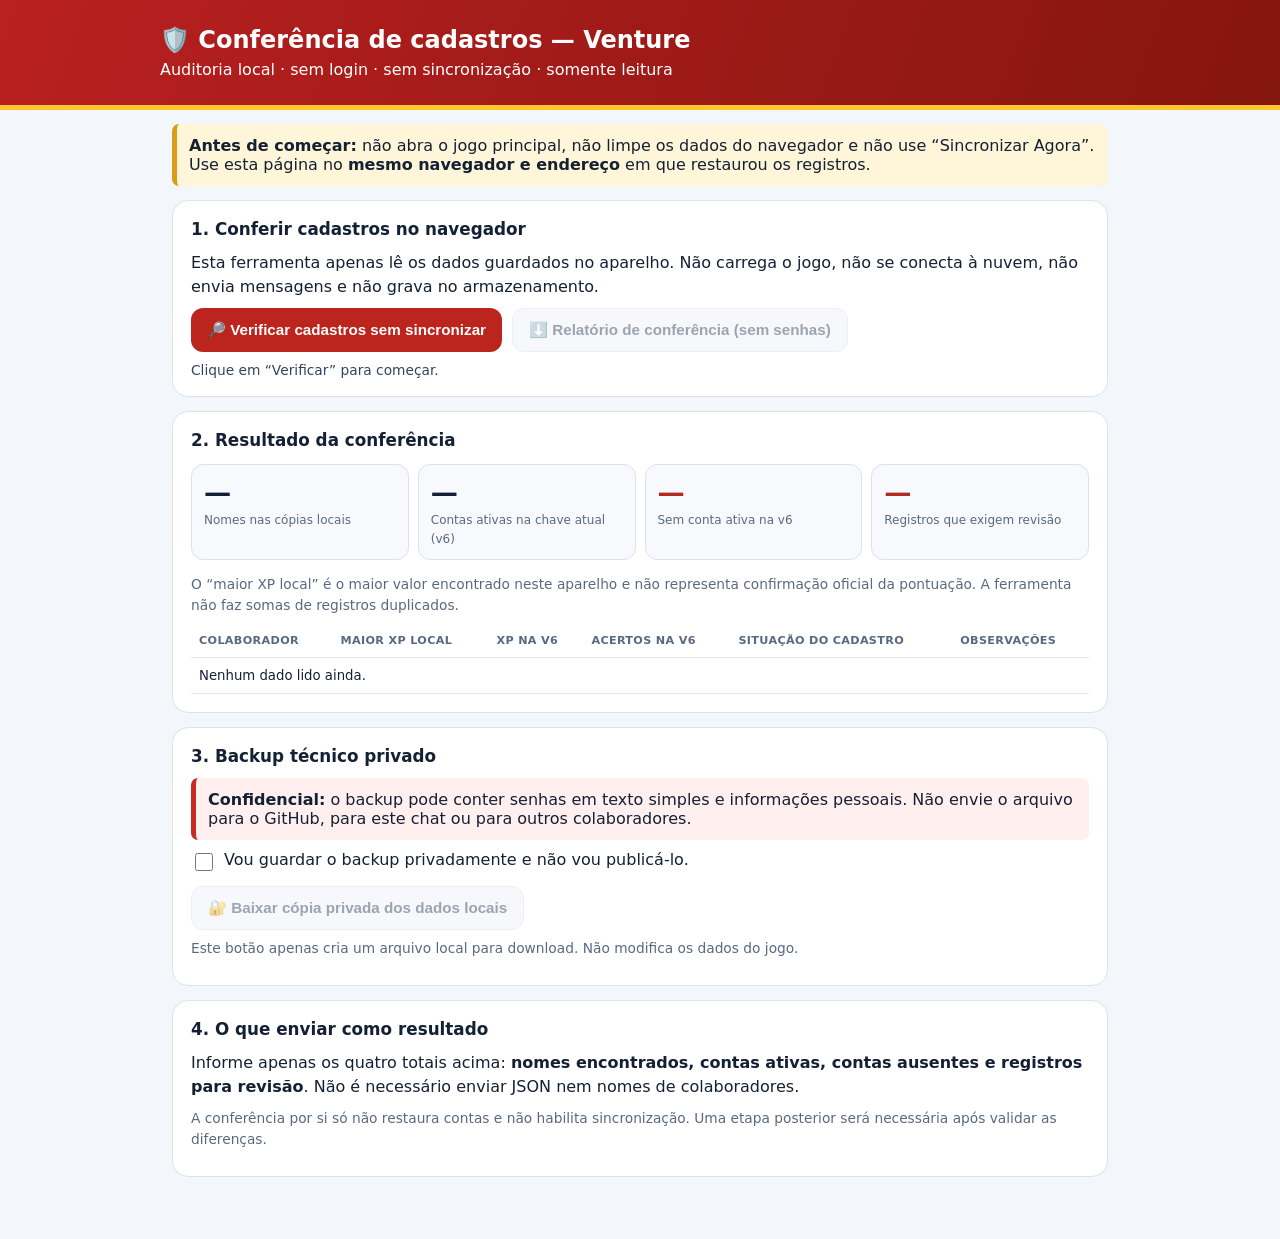
<file: conferir.html>
<!doctype html>
<html lang="pt-BR">
<head>
<meta charset="utf-8"><meta name="viewport" content="width=device-width,initial-scale=1">
<meta http-equiv="Content-Security-Policy" content="default-src 'none'; script-src 'unsafe-inline'; style-src 'unsafe-inline'; connect-src 'none'; img-src data:; base-uri 'none'; form-action 'none'">
<title>Venture · Auditoria local sem sincronização</title>
<style>
:root{font-family:system-ui,-apple-system,'Segoe UI',sans-serif;color-scheme:light;--ink:#142034;--muted:#5a6980;--border:#dce3ef;--red:#bb251d;--card:#fff}
*{box-sizing:border-box}body{margin:0;background:#f3f6fa;color:var(--ink)}header{background:linear-gradient(110deg,#b92020,#85150f);padding:26px 16px;color:#fff;border-bottom:5px solid #ffc72c}header>div{max-width:960px;margin:auto}h1{font-size:1.5rem;margin:0 0 6px}h2{font-size:1.05rem;margin:0 0 12px}p{line-height:1.52;margin:8px 0}main{max-width:960px;margin:auto;padding:14px 12px 48px}.panel{background:var(--card);border:1px solid var(--border);padding:18px;border-radius:16px;margin:14px 0}.warning{background:#fff5d9;border-left:5px solid #d69c1a;padding:12px;border-radius:7px}.danger{background:#fff0ef;border-left:5px solid #c62c23;padding:12px;border-radius:7px}.muted{color:var(--muted);font-size:.86rem}button{border:0;background:var(--red);color:white;border-radius:12px;min-height:44px;padding:10px 16px;font-weight:750;cursor:pointer;font-size:.95rem}button.secondary{background:#edf1f7;color:#253653;border:1px solid #d3dbe9}button:disabled{opacity:.45;cursor:not-allowed}button:focus-visible,input:focus-visible{outline:3px solid #fdc53d;outline-offset:2px}.row{display:flex;gap:10px;flex-wrap:wrap;align-items:center}.stats{display:grid;grid-template-columns:repeat(4,minmax(0,1fr));gap:9px;margin:14px 0}.stat{background:#f7f9fd;border:1px solid #dce2ee;border-radius:12px;padding:12px}.stat strong{display:block;font-size:1.7rem;line-height:1.2}.stat span{font-size:.75rem;color:#5a6980}.stat.alert strong{color:#b12b22}.scroll{overflow:auto}table{width:100%;min-width:760px;border-collapse:collapse;font-size:.83rem}th,td{text-align:left;padding:10px 8px;border-bottom:1px solid #e4e8f0;vertical-align:top}th{font-size:.7rem;text-transform:uppercase;letter-spacing:.03em;color:#596981}td.num{font-variant-numeric:tabular-nums;text-align:right;font-weight:650}.pill{font-size:.75rem;font-weight:750;display:inline-block;padding:3px 9px;border-radius:100px;background:#e8f4ef;color:#157348}.pill.warn{background:#fff2d7;color:#975d05}.pill.bad{background:#ffebe8;color:#b82d22}label{display:flex;gap:8px;align-items:flex-start;margin-top:10px}input[type=checkbox]{width:18px;height:18px;flex:none}.status{white-space:pre-wrap;font-size:.86rem;margin-top:10px;color:#33445d}code{word-break:break-word}@media(max-width:650px){.stats{grid-template-columns:repeat(2,minmax(0,1fr))}.stat strong{font-size:1.42rem}.panel{padding:14px}}
</style>
</head>
<body>
<header><div><h1>🛡️ Conferência de cadastros — Venture</h1><div>Auditoria local · sem login · sem sincronização · somente leitura</div></div></header>
<main>
<div class="warning"><strong>Antes de começar:</strong> não abra o jogo principal, não limpe os dados do navegador e não use “Sincronizar Agora”. Use esta página no <strong>mesmo navegador e endereço</strong> em que restaurou os registros.</div>
<section class="panel"><h2>1. Conferir cadastros no navegador</h2>
<p>Esta ferramenta apenas lê os dados guardados no aparelho. Não carrega o jogo, não se conecta à nuvem, não envia mensagens e não grava no armazenamento.</p>
<div class="row"><button id="scan">🔎 Verificar cadastros sem sincronizar</button><button id="report" class="secondary" disabled>⬇️ Relatório de conferência (sem senhas)</button></div>
<div id="status" class="status" role="status">Clique em “Verificar” para começar.</div>
</section>
<section class="panel"><h2>2. Resultado da conferência</h2>
<div class="stats">
 <div class="stat"><strong id="all">—</strong><span>Nomes nas cópias locais</span></div>
 <div class="stat"><strong id="active">—</strong><span>Contas ativas na chave atual (v6)</span></div>
 <div class="stat alert"><strong id="missing">—</strong><span>Sem conta ativa na v6</span></div>
 <div class="stat alert"><strong id="review">—</strong><span>Registros que exigem revisão</span></div>
</div>
<p class="muted">O “maior XP local” é o maior valor encontrado neste aparelho e não representa confirmação oficial da pontuação. A ferramenta não faz somas de registros duplicados.</p>
<div class="scroll"><table><thead><tr><th>Colaborador</th><th>Maior XP local</th><th>XP na v6</th><th>Acertos na v6</th><th>Situação do cadastro</th><th>Observações</th></tr></thead><tbody id="rows"><tr><td colspan="6">Nenhum dado lido ainda.</td></tr></tbody></table></div>
</section>
<section class="panel"><h2>3. Backup técnico privado</h2>
<div class="danger"><strong>Confidencial:</strong> o backup pode conter senhas em texto simples e informações pessoais. Não envie o arquivo para o GitHub, para este chat ou para outros colaboradores.</div>
<label><input type="checkbox" id="aware"><span>Vou guardar o backup privadamente e não vou publicá-lo.</span></label>
<div class="row" style="margin-top:12px"><button id="backup" class="secondary" disabled>🔐 Baixar cópia privada dos dados locais</button></div>
<p class="muted">Este botão apenas cria um arquivo local para download. Não modifica os dados do jogo.</p>
</section>
<section class="panel"><h2>4. O que enviar como resultado</h2>
<p>Informe apenas os quatro totais acima: <strong>nomes encontrados, contas ativas, contas ausentes e registros para revisão</strong>. Não é necessário enviar JSON nem nomes de colaboradores.</p>
<p class="muted">A conferência por si só não restaura contas e não habilita sincronização. Uma etapa posterior será necessária após validar as diferenças.</p>
</section>
</main>
<script>
'use strict';
const PREFIX='mequi_olimpiadas_users_v';
const SOURCES=[{key:PREFIX+'6',label:'Atual v6',rank:6},{key:PREFIX+'5',label:'Legado v5',rank:5},{key:PREFIX+'4',label:'Legado v4',rank:4},{key:PREFIX+'3',label:'Legado v3',rank:3},{key:'mequi_venture_score_backup_v891',label:'Reserva XP',rank:1}];
const $=id=>document.getElementById(id);
let analyzed=null,rawSnapshots=null;
function cleanInt(value){const n=Number(value);return Number.isFinite(n)&&n>=0?Math.trunc(n):0;}
function keyFor(rawKey,user){return String(rawKey||user?.name||'').trim().toLocaleLowerCase('pt-BR');}
function validObject(value){return !!value&&typeof value==='object'&&!Array.isArray(value);}
function identity(origin,rawKey,u){return {id:keyFor(rawKey,u),name:String(u.name||'').trim(),origin, xp:cleanInt(u.xp),hits:cleanInt(u.correctAnswers),deleted:!!u._deleted,pending:!!u.recoveryPending,hasPassword:typeof u.password==='string'&&u.password.length>0,updatedAt:cleanInt(u.updatedAt)};}
function inspect(){
 if(location.origin!=='https://riamatoxd-collab.github.io'||!location.pathname.startsWith('/Olimpiadas-do-basico-/'))throw Error('Abra pelo endereço oficial do GitHub Pages, no mesmo navegador usado para restaurar.');
 const entries=new Map(),sources=[],snapshot={};
 for(const source of SOURCES){const text=localStorage.getItem(source.key);snapshot[source.key]=text;
   if(text===null){sources.push({key:source.key,entries:0,present:false});continue;}
   let obj;try{obj=JSON.parse(text)}catch{throw Error('A chave '+source.key+' contém JSON inválido. Nenhum dado foi modificado.');}
   if(!validObject(obj))throw Error('Formato inesperado em '+source.key+'. Nenhum dado foi modificado.');
   let count=0;
   for(const [k,value] of Object.entries(obj)){
     if(!validObject(value)||!value.name)continue;
     const a=identity(source.key,k,value);
     if(!a.id||!a.name)continue;
     if(!entries.has(a.id))entries.set(a.id,{id:a.id,name:a.name,items:[],maxXp:0,maxHits:0,latestStamp:0,main:null});
     const target=entries.get(a.id);target.items.push(a);
     if(a.xp>target.maxXp){target.maxXp=a.xp;target.name=a.name;}
     if(a.hits>target.maxHits)target.maxHits=a.hits;
     if(a.updatedAt>target.latestStamp)target.latestStamp=a.updatedAt;
     if(source.rank===6)target.main=a;
     count++;
   }
   sources.push({key:source.key,present:true,entries:count});
 }
 const users=[...entries.values()].sort((a,b)=>b.maxXp-a.maxXp||a.name.localeCompare(b.name));
 for(const u of users){
   u.reasons=[];
   if(!u.main)u.reasons.push('Somente em cópia antiga');
   else {
     if(u.main.deleted)u.reasons.push('Excluída na v6; não reativar automaticamente');
     if(u.main.pending)u.reasons.push('Redefinição de senha pendente');
     if(!u.main.hasPassword)u.reasons.push('Sem senha válida na v6');
     if(u.main.xp<u.maxXp)u.reasons.push('XP na v6 menor que maior cópia local');
     if(u.main.hits<u.maxHits)u.reasons.push('Acertos na v6 menores que maior cópia local');
   }
 }
 return {users,sources,snapshot,count:users.length,active:users.filter(u=>u.main&&!u.main.deleted).length,missing:users.filter(u=>!u.main||u.main.deleted).length,review:users.filter(u=>u.reasons.length>0).length};
}
function cell(row,value,klass=''){const td=document.createElement('td');td.textContent=value;if(klass)td.className=klass;row.append(td);return td;}
function display(result){$('all').textContent=result.count;$('active').textContent=result.active;$('missing').textContent=result.missing;$('review').textContent=result.review;
 const body=$('rows');body.replaceChildren();
 if(!result.users.length){const row=document.createElement('tr');cell(row,'Nenhum colaborador localizado.').colSpan=6;body.append(row);return;}
 for(const u of result.users){const row=document.createElement('tr');cell(row,u.name);cell(row,u.maxXp.toLocaleString('pt-BR'),'num');cell(row,u.main?u.main.xp.toLocaleString('pt-BR'):'—','num');cell(row,u.main?u.main.hits.toLocaleString('pt-BR'):'—','num');
   const td=document.createElement('td'),tag=document.createElement('span');tag.className='pill'+(!u.main||u.main.deleted?' bad':u.reasons.length?' warn':'');tag.textContent=!u.main?'Sem cadastro atual':u.main.deleted?'Excluído na v6':u.reasons.length?'Revisar':'Presente na v6';td.append(tag);row.append(td);cell(row,u.reasons.join(' · ')||'Sem divergência local detectada');body.append(row);
 }
}
function download(name,obj){const blob=new Blob([JSON.stringify(obj,null,2)],{type:'application/json'});const url=URL.createObjectURL(blob);const a=document.createElement('a');a.download=name;a.href=url;document.body.append(a);a.click();a.remove();setTimeout(()=>URL.revokeObjectURL(url),8000);}
$('scan').addEventListener('click',()=>{try{const audit=inspect();rawSnapshots=audit.snapshot;analyzed={count:audit.count,active:audit.active,missing:audit.missing,review:audit.review,sources:audit.sources,users:audit.users.map(u=>({name:u.name,key:u.id,maxXp:u.maxXp,maxHits:u.maxHits,xpCurrent:u.main?u.main.xp:null,hitsCurrent:u.main?u.main.hits:null,accountPresent:!!u.main,deleted:!!u.main?.deleted,pending:!!u.main?.pending,reasons:u.reasons}))};display(audit);$('report').disabled=false;$('status').textContent=`Leitura local concluída. ${audit.count} nome(s) nas cópias, ${audit.active} na chave atual, ${audit.missing} sem conta ativa. Nenhuma gravação ou sincronização foi realizada.\nFontes presentes: ${audit.sources.filter(s=>s.present).map(s=>s.key).join(', ')||'nenhuma'}.`;
 }catch(err){rawSnapshots=null;analyzed=null;$('report').disabled=true;$('status').textContent='Não foi possível concluir: '+String(err.message||err);}});
$('report').addEventListener('click',()=>{if(!analyzed)return;download('venture_conferencia_LOCAL_sem_senhas.json',{generatedAt:new Date().toISOString(),note:'Dados locais não validados. Não contém senhas. Não altera o site.',...analyzed});});
function backupEnabled(){$('backup').disabled=!rawSnapshots||!$('aware').checked;}
$('aware').addEventListener('change',backupEnabled);
$('scan').addEventListener('click',backupEnabled);
$('backup').addEventListener('click',()=>{if(!rawSnapshots||!$('aware').checked)return;download('venture_backup_PRIVADO_24_cadastros.json',{generatedAt:new Date().toISOString(),site:location.origin+location.pathname,warning:'CONFIDENCIAL: as cópias originais podem conter senhas. Não publicar nem compartilhar.',storage:rawSnapshots});});
</script>
</body>
</html>
</file>
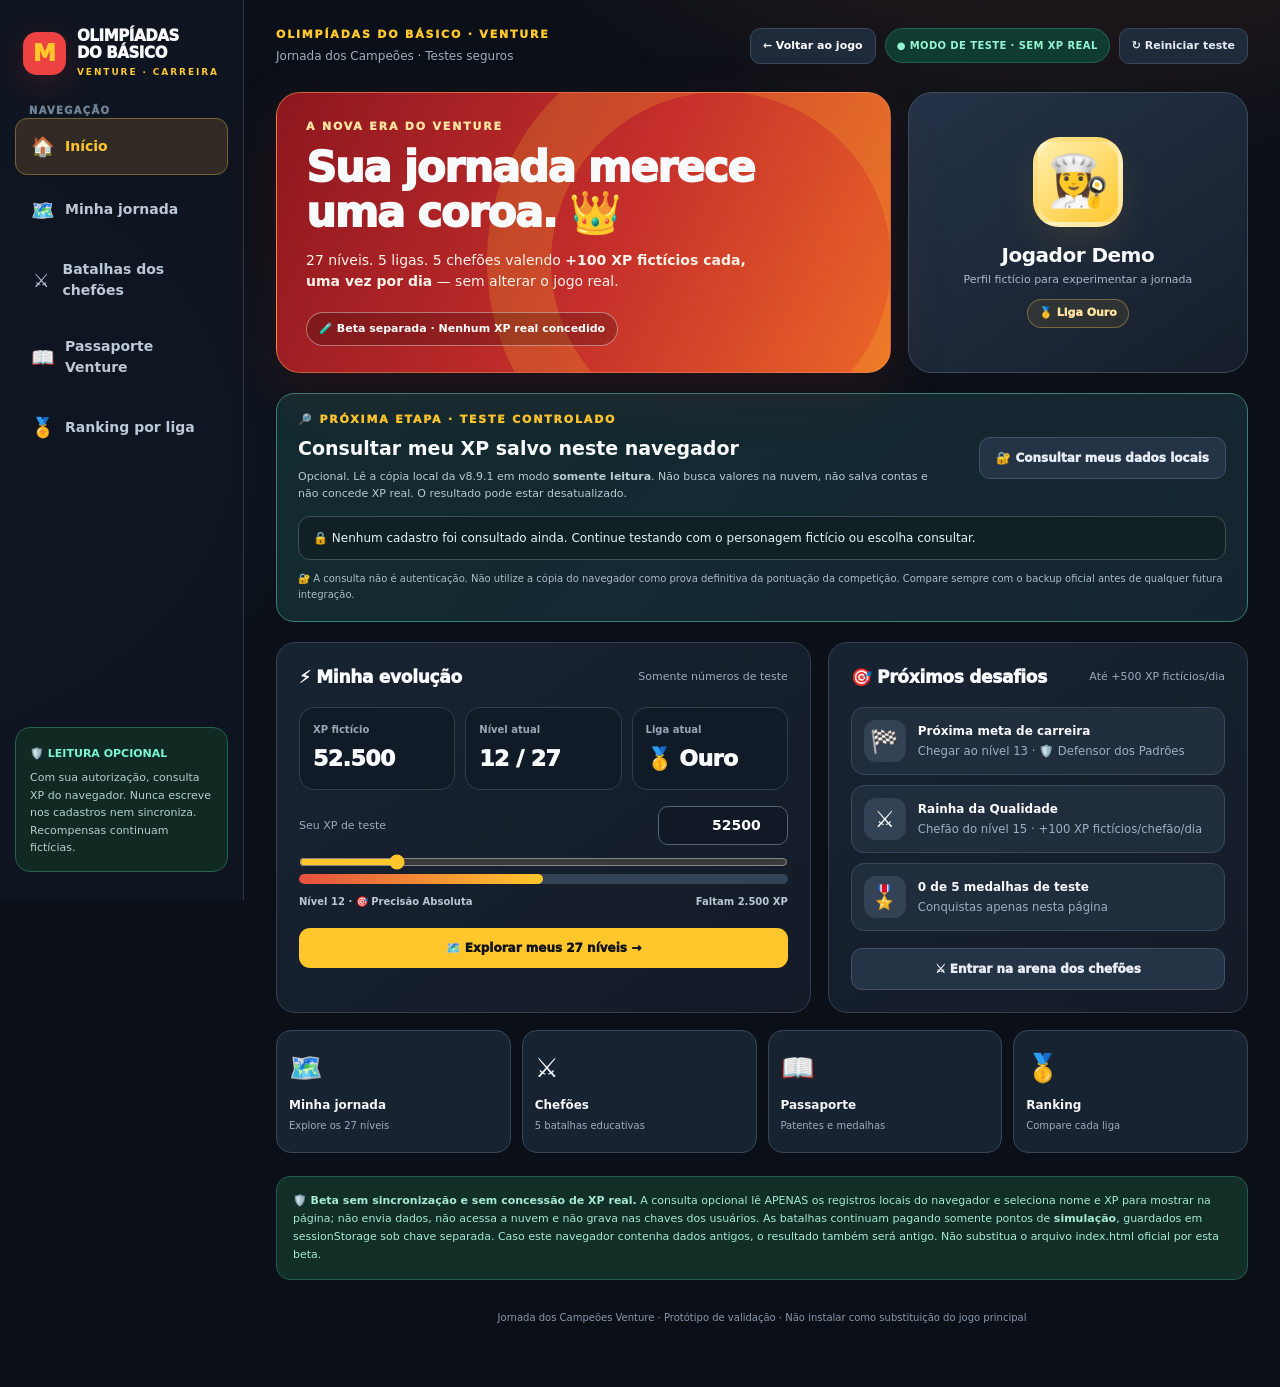
<file: jornada-campeoes.html>
<!doctype html>
<html lang="pt-BR">
<head>
  <meta charset="utf-8">
  <meta name="viewport" content="width=device-width, initial-scale=1">
  <meta name="color-scheme" content="dark">
  <meta http-equiv="Content-Security-Policy" content="default-src 'none'; script-src 'unsafe-inline'; style-src 'unsafe-inline'; connect-src 'none'; img-src 'none'; media-src 'none'; font-src 'none'; object-src 'none'; worker-src 'none'; frame-src 'none'; form-action 'none'; base-uri 'none'">
  <title>Jornada dos Campeões · Venture | Teste seguro</title>
  <style>
    :root{--bg:#0b1018;--panel:#151d29;--panel2:#1c2735;--muted:#9ca9ba;--line:#2b3748;--gold:#ffc72c;--red:#ec4242;--txt:#f8fafc;--mint:#37d6aa;--radius:20px;font-family:system-ui,-apple-system,"Segoe UI",Roboto,Arial,sans-serif;color:var(--txt);color-scheme:dark}
    *{box-sizing:border-box}html{scroll-behavior:smooth}body{margin:0;min-height:100vh;background:radial-gradient(950px 620px at 85% -20%,#3c211c 0,transparent 72%),radial-gradient(750px 550px at -15% 32%,#17273e 0,transparent 70%),var(--bg);font-size:14px;line-height:1.5}button,input,select{font:inherit}button{cursor:pointer}button:focus-visible,input:focus-visible,select:focus-visible{outline:3px solid #ffe390;outline-offset:3px}button:disabled{opacity:.55;cursor:not-allowed}::selection{background:#ffc72c;color:#121212}.hidden{display:none!important}
    .shell{max-width:1480px;margin:auto;min-height:100vh;display:grid;grid-template-columns:244px minmax(0,1fr)}.sidebar{background:#101721e8;border-right:1px solid #303847;min-height:100vh;padding:28px 15px;display:flex;flex-direction:column;gap:24px;position:sticky;top:0;height:100vh}.brand{display:flex;align-items:center;gap:11px;padding:0 8px}.mark{width:43px;height:43px;flex:none;background:var(--red);color:var(--gold);font-size:23px;border-radius:14px;display:grid;place-items:center;font-weight:1000;box-shadow:0 8px 30px #ed2f3c30}.brand-title{font-weight:950;font-size:15px;line-height:1.12;letter-spacing:-.4px}.brand-sub{color:var(--gold);font-size:9px;font-weight:900;letter-spacing:1.9px;margin-top:4px}.side-caption{color:#718296;padding:0 14px;font-size:10px;letter-spacing:1.3px;font-weight:950;text-transform:uppercase}.nav{display:flex;flex-direction:column;gap:7px}.nav-btn{display:flex;width:100%;align-items:center;gap:11px;padding:13px 15px;border:1px solid transparent;border-radius:12px;background:transparent;color:#bdc8d6;text-align:left;font-weight:750}.nav-btn:hover{background:#222e40}.nav-btn.active{background:#322b25;border-color:#786338;color:var(--gold)}.nav-icon{font-size:19px;width:23px;text-align:center}.side-safe{margin-top:auto;background:#102923;border:1px solid #24644e;border-radius:15px;padding:14px}.side-safe strong{color:#7bf6d3;font-size:11px}.side-safe p{font-size:11px;line-height:1.6;color:#b4cfca;margin:6px 0 0}.wrap{min-width:0;padding:27px 32px 62px}.topbar{display:flex;align-items:center;justify-content:space-between;gap:14px;margin-bottom:27px;flex-wrap:wrap}.crumb{font-weight:950;font-size:11px;letter-spacing:1.8px;color:var(--gold)}.subcrumb{color:#a1adbd;font-size:12px;margin-top:3px}.top-actions{display:flex;gap:9px;align-items:center;flex-wrap:wrap}.status-badge{display:inline-flex;align-items:center;gap:7px;font-size:10px;font-weight:900;color:#95f4d4;background:#103b30;padding:9px 11px;border-radius:100px;border:1px solid #21644f;letter-spacing:.4px}.smallbtn{background:#1f2b3b;border:1px solid #39485b;color:#e5eaf2;padding:9px 12px;border-radius:10px;font-size:11px;font-weight:850}.smallbtn:hover{background:#324158}.view{display:none}.view.active{display:block;animation:rise .25s ease}@keyframes rise{from{opacity:.35;transform:translateY(6px)}to{opacity:1;transform:translateY(0)}}.eyebrow{color:var(--gold);font-size:11px;letter-spacing:1.8px;font-weight:950;text-transform:uppercase}.h1{font-size:clamp(26px,4vw,42px);letter-spacing:-1.5px;line-height:1.08;margin:8px 0 12px;font-weight:1000}.desc{color:#b5bece;font-size:13px;max-width:700px;margin:0 0 24px;line-height:1.65}.hero{display:grid;grid-template-columns:1.5fr .83fr;gap:17px;margin-bottom:20px}.hero-left{position:relative;overflow:hidden;min-height:278px;padding:26px 29px;background:linear-gradient(115deg,#8d171f 0%,#c52e2b 54%,#eb6727 100%);border:1px solid #ffb16e72;border-radius:24px;box-shadow:0 18px 55px #9d2c262e}.hero-left::after{content:"";position:absolute;right:-65px;bottom:-124px;width:340px;height:340px;border:64px solid #ffcc2b30;border-radius:50%;pointer-events:none}.hero-left .eyebrow{color:#ffe2a0}.hero-left h1{font-size:clamp(26px,3.5vw,42px);line-height:1.07;letter-spacing:-1.4px;font-weight:1000;margin:11px 0 14px;position:relative;z-index:1;max-width:550px}.hero-left p{max-width:440px;color:#fff2e9;margin:0 0 20px;position:relative;z-index:1}.pill{display:inline-flex;align-items:center;gap:6px;background:#0003;color:#fff;border:1px solid #fff6;border-radius:50px;padding:8px 12px;font-size:11px;font-weight:850;position:relative;z-index:1}.hero-right{border-radius:24px;background:linear-gradient(145deg,#243348,#161e2b);border:1px solid #3d4c5c;padding:22px;display:flex;flex-direction:column;align-items:center;justify-content:center;text-align:center}.avatar{width:90px;height:90px;background:linear-gradient(140deg,#ffefad,#ffc72c);border:5px solid #fff4;border-radius:26px;display:grid;place-items:center;font-size:50px;box-shadow:0 15px 35px #ffc72c18;position:relative}.avatar .crown{position:absolute;top:-27px;right:-21px;font-size:36px;transform:rotate(18deg);filter:drop-shadow(0 4px 2px #0005)}.hero-right h3{font-size:20px;letter-spacing:-.5px;margin:13px 0 2px}.hero-right p{font-size:11px;color:#aabacc;margin:0}.hero-right .league-pill{margin-top:11px}.league-pill{display:inline-flex;padding:5px 11px;font-size:11px;font-weight:950;border:1px solid #ffce5659;background:#ffc72c16;color:#ffe2a0;border-radius:60px}.two-col{display:grid;grid-template-columns:1.12fr .88fr;gap:17px}.panel{background:linear-gradient(145deg,#182332,#141b27);border:1px solid #344052;border-radius:19px;padding:22px;min-width:0}.panel-title{font-size:17px;letter-spacing:-.3px;font-weight:950;margin:0}.panel-head{display:flex;align-items:center;justify-content:space-between;gap:9px;margin-bottom:17px}.muted{color:var(--muted)}.small{font-size:11px}.stats{display:grid;grid-template-columns:repeat(3,1fr);gap:10px;margin-bottom:16px}.stat{background:#111b28;border:1px solid #303e50;border-radius:15px;padding:14px 13px}.stat-label{display:block;color:#98a6b8;font-size:10px;font-weight:750}.stat-number{display:block;font-size:clamp(15px,2vw,22px);font-weight:1000;letter-spacing:-.5px;margin-top:5px}.xp-form{display:grid;grid-template-columns:1fr auto;align-items:center;gap:11px;margin-top:6px}.xp-input{width:130px;padding:8px 11px;border:1px solid #526176;border-radius:10px;background:#111926;color:white;font-weight:900;text-align:right}.range{width:100%;accent-color:var(--gold);margin:13px 0 8px;height:8px}.progress-bg{height:10px;border-radius:20px;background:#354356;overflow:hidden}.progress-fill{height:100%;width:0;background:linear-gradient(90deg,#e5503e,#ffc72c);border-radius:20px;transition:width .22s}.progress-meta{display:flex;justify-content:space-between;color:#bac6d6;font-size:10px;font-weight:750;gap:10px;margin-top:10px}.btn{background:var(--gold);color:#111319;border:none;border-radius:11px;padding:11px 16px;font-weight:950;font-size:12px;display:inline-flex;align-items:center;justify-content:center;gap:8px;transition:transform .12s,filter .12s}.btn:hover{filter:brightness(1.06);transform:translateY(-1px)}.btn-red{background:#db3935;color:white}.btn-ghost{background:#253346;color:#e8edf5;border:1px solid #435068}.btn-wide{width:100%}.goal-list{display:grid;gap:10px}.goal{display:flex;gap:12px;align-items:center;border-radius:13px;background:#202d3d;border:1px solid #39495b;padding:12px}.goal-ico{background:#344256;border-radius:12px;width:42px;height:42px;display:grid;place-items:center;font-size:23px;flex:none}.goal b{display:block;font-size:12px}.goal small{color:#9faec0}.shortcut-grid{display:grid;grid-template-columns:repeat(4,1fr);gap:11px;margin-top:17px}.shortcut{cursor:pointer;border:1px solid #394658;background:#182331;color:#f5f6fa;border-radius:15px;padding:17px 12px;text-align:left;min-height:116px;transition:border-color .15s,transform .15s}.shortcut:hover{border-color:#f0bb42;transform:translateY(-2px)}.shortcut span{font-size:27px;display:block}.shortcut strong{font-size:12px;display:block;margin-top:7px}.shortcut small{font-size:10px;color:#9eaabd}
    .leagues{display:grid;grid-template-columns:repeat(5,minmax(0,1fr));gap:10px;margin:0 0 24px}.league-card{border:1px solid #3c4654;background:#192536;border-radius:17px;padding:15px 12px;min-height:133px;position:relative;overflow:hidden}.league-card.is-current{border-color:#ffc72c;box-shadow:inset 0 0 0 1px #ffc72c80,0 0 28px #ffc72c15}.league-symbol{font-size:29px}.league-card b{display:block;margin:6px 0 3px;font-size:12px}.league-card small{font-size:10px;color:#aebbcf}.tiny-current{font-size:9px;line-height:1;border-radius:100px;background:#ffc72c;color:#151515;padding:5px 7px;font-weight:950;position:absolute;right:9px;top:9px}.section-head{display:flex;justify-content:space-between;align-items:center;gap:14px;margin:10px 0 14px}.level-group{margin-bottom:20px}.level-group-title{font-size:13px;font-weight:1000;color:#e3eaf2;margin:0 0 10px}.level-grid{display:grid;grid-template-columns:repeat(4,1fr);gap:10px}.level-card{background:#172332;border:1px solid #364559;border-radius:14px;padding:15px 12px;min-height:130px;opacity:.58;position:relative}.level-card.unlocked{opacity:1;background:#232c32;border-color:#55705b}.level-card.current{opacity:1;background:linear-gradient(145deg,#574225,#332b25);border:2px solid var(--gold)}.level-id{width:32px;height:32px;background:#2c394a;color:#d5dbe4;border-radius:9px;display:grid;place-items:center;font-size:11px;font-weight:1000}.current .level-id{background:var(--gold);color:#121212}.level-card b{display:block;font-size:12px;margin:11px 0 3px;line-height:1.3}.level-card small{color:#aab8c8;font-size:10px}.level-status{position:absolute;top:16px;right:11px;font-size:11px;color:#ffd87a;font-weight:950}.boss-grid{display:grid;grid-template-columns:repeat(2,minmax(0,1fr));gap:15px}.boss-card{background:linear-gradient(160deg,#202b3b,#18212e);border:1px solid #3d4c61;border-radius:19px;padding:20px;position:relative;overflow:hidden}.boss-card.complete{border-color:#58a78c}.boss-art{font-size:52px;filter:drop-shadow(0 13px 10px #0006);margin:5px 0 10px}.boss-card h3{font-size:17px;margin:0 0 5px}.boss-card p{font-size:11px;color:#bdc8d7;line-height:1.6;min-height:35px}.boss-label{font-weight:950;letter-spacing:1.3px;color:#ffcc71;font-size:10px}.boss-card .btn{margin-top:5px}.boss-card .medal-ok{position:absolute;right:17px;top:17px;color:#92f3d2;font-size:10px;font-weight:900}.boss-arena{background:linear-gradient(140deg,#2a1f2b,#1a2431);border:1px solid #725d4d;border-radius:22px;padding:24px;max-width:800px}.arena-top{display:flex;justify-content:space-between;gap:10px;align-items:flex-start;margin-bottom:22px}.arena-progress{display:flex;gap:5px}.arena-progress span{height:6px;background:#3b4553;flex:1;border-radius:8px}.arena-progress span.done{background:var(--gold)}.question{font-size:clamp(18px,2.3vw,26px);font-weight:950;line-height:1.27;margin:16px 0 20px;letter-spacing:-.5px}.answers{display:grid;gap:10px}.answer{border:1px solid #526074;background:#1d2b3b;color:#f2f7fe;text-align:left;padding:14px;border-radius:12px;font-weight:750}.answer:hover:not(:disabled){border-color:#e9b843;background:#2b3744}.answer.right{border-color:#37d6aa;background:#113e33}.answer.wrong{border-color:#e85d5d;background:#48252b}.feedback{background:#172f29;border:1px solid #267d61;padding:14px 16px;border-radius:13px;font-size:12px;line-height:1.6;color:#d5f9ed;margin-top:16px}.feedback.wrong{background:#382529;border-color:#a84f52;color:#f5dbde}.result-medal{text-align:center;padding:26px 10px}.result-medal .medal-icon{font-size:74px}.result-medal h2{font-size:26px;margin:5px}.result-medal p{color:#c4cedc;max-width:470px;margin:0 auto 20px}.passport-hero{display:grid;grid-template-columns:1fr auto;align-items:center;gap:20px;padding:23px;background:linear-gradient(110deg,#412c20,#644324 70%,#7c4b19);border:1px solid #e0a95470;border-radius:19px;margin-bottom:20px}.passport-hero strong{font-size:23px;display:block}.passport-hero p{margin:5px 0 0;color:#ffe9c9;font-size:12px}.passport-stamp{font-size:72px;filter:drop-shadow(0 8px 5px #0003)}.medal-grid{display:grid;grid-template-columns:repeat(5,1fr);gap:10px}.medal-cell{padding:16px 9px;text-align:center;border-radius:14px;border:1px solid #42516a;background:#202c3a;opacity:.52}.medal-cell.has{opacity:1;border-color:#65ad8d;background:#1c382f}.medal-cell .emoji{font-size:36px}.medal-cell b{display:block;font-size:11px;margin:7px 0 3px}.medal-cell small{font-size:9px;color:#aebccf}.rank-control{display:flex;gap:8px;flex-wrap:wrap;margin:0 0 16px}.filter{padding:8px 10px;border-radius:12px;border:1px solid #394b5c;background:#1b2736;color:#ccd5e1;font-size:11px;font-weight:900}.filter.active{background:#ffc72c;color:#191919;border-color:#ffc72c}.rank-row{display:grid;grid-template-columns:45px 42px minmax(0,1fr) auto;align-items:center;gap:12px;padding:12px 14px;border:1px solid #334255;background:#182432;border-radius:12px;margin-bottom:8px}.rank-row.me{border-color:#f9c357;background:#29291f}.rank-no{font-weight:1000;color:#ffce71;text-align:center}.rank-face{height:41px;width:41px;display:grid;place-items:center;border-radius:13px;background:#3b465d;font-size:23px}.rank-person b{display:block;font-size:12px}.rank-person small{color:#9eaec1;font-size:10px}.rank-xp{text-align:right;font-weight:950;white-space:nowrap}.rank-xp small{display:block;font-size:9px;color:#9cadbd;font-weight:700}.safety-note{background:#112e27;border:1px solid #225c4c;border-radius:14px;color:#a7ead0;padding:15px 16px;font-size:11px;line-height:1.65;margin-top:23px}.foot{font-size:10px;color:#8898ad;margin-top:30px;text-align:center}.bottomnav{display:none} .toast{position:fixed;bottom:18px;left:50%;transform:translateX(-50%);background:#182b25;border:1px solid #4d9b81;color:#d8fff1;box-shadow:0 10px 28px #0008;border-radius:10px;font-size:12px;font-weight:800;padding:12px 20px;z-index:100;max-width:calc(100% - 30px);text-align:center}
    .daily-panel{background:linear-gradient(120deg,#302718,#192935);border:1px solid #92743d;border-radius:18px;padding:19px;margin-bottom:19px;display:grid;gap:11px}.daily-top{display:flex;justify-content:space-between;align-items:center;gap:15px;flex-wrap:wrap}.daily-total{font-size:25px;color:#ffda7c;font-weight:1000;letter-spacing:-.6px}.daily-meter{height:10px;background:#3f4554;border-radius:50px;overflow:hidden}.daily-meter>div{height:100%;width:0;background:linear-gradient(90deg,#ec6c2d,#ffd25a);transition:width .2s;border-radius:50px}.daily-actions{display:flex;gap:10px;align-items:center;flex-wrap:wrap}.daily-actions small{color:#bfd1d0;font-size:11px}.daily-actions .smallbtn{border-color:#9b8042}.daily-note{font-size:11px;color:#d5c49e;line-height:1.65}.boss-reward{display:inline-flex;gap:5px;align-items:center;padding:5px 9px;border-radius:50px;background:#47391d;border:1px solid #9a7733;color:#ffe0a0;font-size:11px;font-weight:900;margin-bottom:5px}.boss-reward.claimed{background:#173d33;border-color:#338368;color:#a7ffe0}
    @media(max-width:1100px){.shell{grid-template-columns:205px minmax(0,1fr)}.wrap{padding:22px 21px 60px}.leagues{grid-template-columns:repeat(3,1fr)}.level-grid{grid-template-columns:repeat(3,1fr)}.medal-grid{grid-template-columns:repeat(3,1fr)}}
    @media(max-width:760px){.shell{display:block}.sidebar{display:none}.wrap{padding:19px 15px 112px}.topbar{margin-bottom:20px}.hero{grid-template-columns:1fr}.hero-left{min-height:240px;padding:22px}.hero-right{display:grid;grid-template-columns:auto 1fr;gap:4px 18px;justify-content:start;text-align:left;padding:15px 21px}.hero-right .avatar{grid-row:span 3;width:71px;height:71px;font-size:36px;border-radius:18px}.hero-right .avatar .crown{font-size:25px;top:-16px;right:-12px}.hero-right h3{margin:5px 0 0}.hero-right .league-pill{justify-self:start;margin-top:2px}.two-col{grid-template-columns:1fr}.shortcut-grid{grid-template-columns:repeat(2,1fr)}.level-grid{grid-template-columns:repeat(2,1fr)}.leagues{grid-template-columns:repeat(2,1fr)}.boss-grid{grid-template-columns:1fr}.medal-grid{grid-template-columns:repeat(2,1fr)}.bottomnav{display:flex;position:fixed;bottom:0;left:0;right:0;background:#101a26f5;border-top:1px solid #35435a;backdrop-filter:blur(12px);padding:9px 8px max(9px,env(safe-area-inset-bottom));gap:4px;justify-content:space-around;z-index:40}.bottomnav button{display:grid;justify-items:center;gap:3px;min-width:0;flex:1;border:0;background:transparent;color:#abb8c8;font-size:9px;font-weight:850;border-radius:9px;padding:7px 3px}.bottomnav button span{font-size:20px}.bottomnav button.active{background:#343020;color:#ffd369}.rank-row{grid-template-columns:30px 36px minmax(0,1fr) auto;gap:8px;padding:11px 9px}.rank-xp{font-size:12px}.rank-face{height:36px;width:36px}.passport-hero strong{font-size:19px}.passport-stamp{font-size:50px}}@media(max-width:390px){.stats{grid-template-columns:repeat(2,1fr)}.stat:last-child{grid-column:span 2}.league-card{min-height:120px}.level-card{min-height:120px}.top-actions .smallbtn{font-size:10px}.hero-left h1{font-size:30px}}
  </style>

<style>
.read-panel{margin-bottom:20px;padding:18px 21px;border-radius:18px;border:1px solid #3b8073;background:linear-gradient(130deg,#122b30,#152530)}
.read-top{display:flex;align-items:center;gap:18px;justify-content:space-between}.read-top h2{font-size:19px;line-height:1.3;margin:7px 0 7px}.read-top p{font-size:11px;color:#b7cbd1;max-width:650px;line-height:1.6;margin:0}.read-result{margin-top:13px;padding:12px 14px;background:#102025;border-radius:12px;border:1px solid #395158;color:#e4f6f2;font-size:12px;overflow-wrap:anywhere}.read-result.ok{border-color:#387d69;background:#143428}.read-result.error{border-color:#9d5b53;background:#341f23}.read-actions{display:flex;gap:8px;flex-wrap:wrap;margin-top:11px}.read-caution{color:#adbdc5;font-size:10px;line-height:1.6;margin:11px 0 0}.beta-reminder{font-size:11px;color:#ffe6a4;font-weight:850;margin:0 0 12px}.beta-reminder:before{content:'🧪  ';}
@media(max-width:760px){.read-top{flex-direction:column;align-items:stretch}.read-top button{width:100%}.read-actions button{flex:1;min-width:160px}.read-panel{padding:15px}}
</style>
</head>
<body>
<div class="shell">
  <aside class="sidebar">
    <div class="brand"><div class="mark" aria-hidden="true">M</div><div><div class="brand-title">OLIMPÍADAS<br>DO BÁSICO</div><div class="brand-sub">VENTURE · CARREIRA</div></div></div>
    <div><div class="side-caption">NAVEGAÇÃO</div><nav class="nav" aria-label="Navegação da demonstração">
      <button class="nav-btn active" data-view="inicio" type="button"><span class="nav-icon">🏠</span> Início</button>
      <button class="nav-btn" data-view="jornada" type="button"><span class="nav-icon">🗺️</span> Minha jornada</button>
      <button class="nav-btn" data-view="chefes" type="button"><span class="nav-icon">⚔️</span> Batalhas dos chefões</button>
      <button class="nav-btn" data-view="passaporte" type="button"><span class="nav-icon">📖</span> Passaporte Venture</button>
      <button class="nav-btn" data-view="ranking" type="button"><span class="nav-icon">🏅</span> Ranking por liga</button>
    </nav></div>
    <div class="side-safe"><strong>🛡️ LEITURA OPCIONAL</strong><p>Com sua autorização, consulta XP do navegador. Nunca escreve nos cadastros nem sincroniza. Recompensas continuam fictícias.</p></div>
  </aside>
  <div class="wrap">
    <header class="topbar"><div><div class="crumb">OLIMPÍADAS DO BÁSICO · VENTURE</div><div class="subcrumb">Jornada dos Campeões · Testes seguros</div></div><div class="top-actions"><a class="smallbtn" href="./index.html" style="text-decoration:none;color:#fff;display:inline-flex;align-items:center">← Voltar ao jogo</a><span class="status-badge">● MODO DE TESTE · SEM XP REAL</span><button id="resetDemo" class="smallbtn" type="button">↻ Reiniciar teste</button></div></header>
    <main>
      <section class="view active" id="view-inicio">
        <div class="hero"><div class="hero-left"><div class="eyebrow">A NOVA ERA DO VENTURE</div><h1>Sua jornada merece uma coroa. 👑</h1><p>27 níveis. 5 ligas. 5 chefões valendo <strong>+100 XP fictícios cada, uma vez por dia</strong> — sem alterar o jogo real.</p><span class="pill">🧪 Beta separada · Nenhum XP real concedido</span></div><div class="hero-right"><div class="avatar" aria-hidden="true">👩‍🍳<span id="heroCrown" class="crown"></span></div><h3 id="heroPlayerName">Jogador Demo</h3><p id="heroPlayerCaption">Perfil fictício para experimentar a jornada</p><span id="heroLeague" class="league-pill">Liga Ouro</span></div></div>
        <section class="read-panel" aria-labelledby="readHeading"><div class="read-top"><div><div class="eyebrow">🔎 PRÓXIMA ETAPA · TESTE CONTROLADO</div><h2 id="readHeading">Consultar meu XP salvo neste navegador</h2><p>Opcional. Lê a cópia local da v8.9.1 em modo <strong>somente leitura</strong>. Não busca valores na nuvem, não salva contas e não concede XP real. O resultado pode estar desatualizado.</p></div><button type="button" id="loadLocalXp" class="btn btn-ghost">🔐 Consultar meus dados locais</button></div><div id="localReadStatus" role="status" aria-live="polite" class="read-result">🔒 Nenhum cadastro foi consultado ainda. Continue testando com o personagem fictício ou escolha consultar.</div><div id="readActions" class="read-actions hidden"><button type="button" id="useLocalXp" class="btn">🧭 Simular minha carreira a partir do XP encontrado</button><button type="button" id="toggleLocalRank" class="btn btn-ghost">🏅 Ver ranking desta cópia local</button></div><p class="read-caution">🔐 A consulta não é autenticação. Não utilize a cópia do navegador como prova definitiva da pontuação da competição. Compare sempre com o backup oficial antes de qualquer futura integração.</p></section>
        <div class="two-col">
          <div class="panel"><div class="panel-head"><h2 class="panel-title">⚡ Minha evolução</h2><span class="small muted">Somente números de teste</span></div><div class="stats"><div class="stat"><span class="stat-label">XP fictício</span><span id="statXp" class="stat-number">52.500</span></div><div class="stat"><span class="stat-label">Nível atual</span><span id="statLevel" class="stat-number">12 / 27</span></div><div class="stat"><span class="stat-label">Liga atual</span><span id="statLeague" class="stat-number">🥇 Ouro</span></div></div><div class="xp-form"><label for="xpAmount" class="small muted">Seu XP de teste</label><input id="xpAmount" class="xp-input" type="number" min="0" max="999999" step="100" value="52500" aria-label="XP fictício"></div><input id="xpSlider" type="range" class="range" min="0" max="275000" step="500" value="52500" aria-label="Ajustar XP fictício"><div class="progress-bg"><div id="homeProgress" class="progress-fill"></div></div><div class="progress-meta"><span id="homeCurrentName">Nível atual</span><span id="homeNext">Próximo nível</span></div><button type="button" class="btn btn-wide" data-view="jornada" style="margin-top:19px">🗺️ Explorar meus 27 níveis →</button></div>
          <div class="panel"><div class="panel-head"><h2 class="panel-title">🎯 Próximos desafios</h2><span class="small muted">Até +500 XP fictícios/dia</span></div><div id="homeGoals" class="goal-list"></div><button type="button" data-view="chefes" class="btn btn-ghost btn-wide" style="margin-top:17px">⚔️ Entrar na arena dos chefões</button></div>
        </div>
        <div class="shortcut-grid"><button type="button" data-view="jornada" class="shortcut"><span>🗺️</span><strong>Minha jornada</strong><small>Explore os 27 níveis</small></button><button type="button" data-view="chefes" class="shortcut"><span>⚔️</span><strong>Chefões</strong><small>5 batalhas educativas</small></button><button type="button" data-view="passaporte" class="shortcut"><span>📖</span><strong>Passaporte</strong><small>Patentes e medalhas</small></button><button type="button" data-view="ranking" class="shortcut"><span>🥇</span><strong>Ranking</strong><small>Compare cada liga</small></button></div>
      </section>
      <section class="view" id="view-jornada"><div class="eyebrow">MODO CARREIRA</div><h1 class="h1">Sua jornada em 27 níveis</h1><p class="desc">As 7 patentes antigas foram mantidas. Os 20 níveis adicionais ampliam a carreira até 250.000 XP. Nesta prévia, os níveis respondem apenas ao controle de XP fictício da página inicial.</p><div id="leaguesCards" class="leagues"></div><div id="levelsContainer"></div></section>
      <section class="view" id="view-chefes"><div class="eyebrow">ARENA DE TREINAMENTO</div><h1 class="h1">Batalha dos chefões ⚔️</h1><p class="desc">Cinco desafios especiais, cada um com cinco perguntas. Acerte quatro ou cinco para ganhar uma medalha e <strong>+100 XP fictícios por chefão, uma única vez por dia</strong> (máximo de 500 por dia). Repetir um chefão no mesmo dia não rende XP novamente. Na prévia, todos estão liberados. <strong>O XP oficial não é alterado.</strong></p>
        <div class="daily-panel" aria-live="polite"><div class="daily-top"><div><div class="eyebrow">🎁 RECOMPENSA DIÁRIA DE TESTE</div><div id="dailyCount" class="daily-total">0 / 500 XP</div></div><div><div id="dailyDate" class="small muted">Dia de teste</div><div id="dailyClaimCount" class="small muted">0 de 5 chefões premiados</div></div></div><div class="daily-meter"><div id="dailyBar"></div></div><div class="daily-actions"><button class="smallbtn" type="button" id="demoNextDay">📅 Simular o próximo dia</button><small>Botão de teste. Não existe na versão oficial.</small></div><div class="daily-note">Os prêmios fictícios ficam salvos apenas nesta aba para você testar o bloqueio após atualizar a página. Os XP reais só são consultados se você escolher essa opção na tela inicial. Nenhum cadastro real é alterado.</div></div>
        <div id="bossList" class="boss-grid"></div><div id="bossArena" class="boss-arena hidden" aria-live="polite"></div></section>
      <section class="view" id="view-passaporte"><div class="eyebrow">SUAS CONQUISTAS</div><h1 class="h1">Passaporte Venture 📖</h1><p class="desc">Álbum com os níveis alcançados e as medalhas demonstrativas dos chefões. Nesta versão de teste, as medalhas e as recompensas fictícias permanecem somente nesta aba, mesmo após recarregar. O botão Reiniciar teste apaga apenas os dados fictícios.</p><div class="passport-hero"><div><span class="small" style="color:#ffde9d;font-weight:950">PASSAPORTE DE DEMONSTRAÇÃO</span><strong>Jogador Demo</strong><p id="passportSummary">12 de 27 níveis · Liga Ouro</p></div><div class="passport-stamp">📖</div></div><div class="panel" style="margin-bottom:18px"><div class="panel-head"><h2 class="panel-title">🎖️ Insígnias dos chefões</h2><span class="small muted" id="medalsCount">0 de 5</span></div><div id="passportMedals" class="medal-grid"></div></div><div class="panel"><div class="panel-head"><h2 class="panel-title">🏆 Selos dos 27 níveis</h2><span id="passportLevelsCount" class="small muted">12 desbloqueados</span></div><div id="passportLevels"></div></div></section>
      <section class="view" id="view-ranking"><div class="eyebrow">COMPETIÇÃO SAUDÁVEL</div><h1 class="h1">Ranking por liga 🏅</h1><p class="desc">Experimente como seria classificar os participantes por liga, sem modificar a classificação geral. <strong>Inicialmente são exibidos personagens fictícios. Após consulta opcional, você pode ver apenas os colaboradores encontrados na cópia <strong>local</strong> deste navegador, que pode não representar o ranking oficial.</strong></p><div class="panel"><div class="panel-head"><h2 class="panel-title">Classificação demonstrativa</h2><span class="small muted" id="rankDataSource">9 personagens de exemplo · dados fictícios</span></div><div id="rankFilters" class="rank-control"></div><div id="rankRows"></div></div></section>
    </main>
    <div class="safety-note">🛡️ <strong>Beta sem sincronização e sem concessão de XP real.</strong> A consulta opcional lê APENAS os registros locais do navegador e seleciona nome e XP para mostrar na página; não envia dados, não acessa a nuvem e não grava nas chaves dos usuários. As batalhas continuam pagando somente pontos de <strong>simulação</strong>, guardados em sessionStorage sob chave separada. Caso este navegador contenha dados antigos, o resultado também será antigo. Não substitua o arquivo index.html oficial por esta beta.</div>
    <footer class="foot">Jornada dos Campeões Venture · Protótipo de validação · Não instalar como substituição do jogo principal</footer>
  </div>
</div>
<nav class="bottomnav" aria-label="Navegação móvel"><button type="button" class="active" data-view="inicio"><span>🏠</span>Início</button><button type="button" data-view="jornada"><span>🗺️</span>Jornada</button><button type="button" data-view="chefes"><span>⚔️</span>Chefões</button><button type="button" data-view="passaporte"><span>📖</span>Passaporte</button><button type="button" data-view="ranking"><span>🥇</span>Ranking</button></nav>
<div class="toast hidden" id="toast" role="status" aria-live="polite"></div>
<script>
'use strict';
// Demonstração autocontida. Somente sessionStorage com chave exclusiva de DEMO. NÃO usa dados locais do jogo, API, rede, autenticação, XP real ou scripts do jogo.
const LEVELS=[
[0,'🔰 Iniciante'],[1000,'🥉 Chapa de Bronze'],[3000,'🥈 Especialista de Prata'],[6000,'🥇 Padrão Ouro Venture'],[10000,'💎 Diamante Best Burger'],[15000,'🔥 Mestre das Olimpíadas'],[25000,'👑 Lenda dos Arcos Dourados'],
[30000,'🚀 Explorador do Básico'],[35000,'🍟 Guardião da Qualidade'],[40000,'⚡ Ritmo de Ouro'],[45000,'🍔 Mestre da Montagem'],[50000,'🎯 Precisão Absoluta'],[55000,'🛡️ Defensor dos Padrões'],[60000,'🌟 Destaque Venture'],[65000,'🏅 Elite do Atendimento'],
[70000,'🔥 Estrategista da Operação'],[80000,'🧠 Mentor de Conhecimento'],[90000,'⚙️ Comandante da Cozinha'],[100000,'💫 Referência em Excelência'],[115000,'🥇 Superestrela Venture'],[130000,'💎 Guardião do Diamante'],[145000,'🏆 Campeão das Estações'],[160000,'🚀 Mestre da Evolução'],[180000,'🌠 Lenda da Qualidade'],[200000,'👑 Ícone Venture'],[225000,'🔥 Titã das Olimpíadas'],[250000,'🌌 Lenda Suprema Venture']
];
const LEAGUES=[{name:'Bronze',icon:'🥉',start:1,end:5},{name:'Prata',icon:'🥈',start:6,end:10},{name:'Ouro',icon:'🥇',start:11,end:15},{name:'Diamante',icon:'💎',start:16,end:20},{name:'Lendária',icon:'👑',start:21,end:27}];
const BOSSES=[
  {name:'Guardião do Básico',at:5,emoji:'🛡️',desc:'O desafio de quem domina os fundamentos.',questions:[
   ['Ao iniciar uma atividade com alimentos, qual hábito é fundamental?',['Verificar higiene das mãos conforme o procedimento','Começar rapidamente, sem preparação','Ignorar a organização da estação'],0,'A higiene das mãos e o cumprimento dos procedimentos são fundamentais.'],
   ['Você identifica um risco de segurança na estação. O que faz?',['Deixa para o próximo turno','Comunica o responsável e segue o protocolo','Finge que não viu'],1,'Riscos devem ser comunicados e tratados conforme os procedimentos.'],
   ['Qual atitude ajuda a evitar erros de pedidos?',['Confirmar os itens antes de finalizar','Supor as escolhas do cliente','Dispensar qualquer conferência'],0,'A conferência ajuda a assegurar que o pedido esteja correto.'],
   ['Ao receber uma orientação que não entendeu, o melhor é:',['Improvisar','Pedir esclarecimento','Ignorar a tarefa'],1,'Perguntar é melhor que executar uma orientação mal compreendida.'],
   ['Quando ocorre um erro operacional, o ideal é:',['Esconder o erro','Buscar corrigir com transparência e orientação','Repetir o processo sem verificar'],1,'Identificar e corrigir erros contribui para a qualidade.']]},
  {name:'Mestre da Agilidade',at:10,emoji:'⚡',desc:'Rapidez com organização e atenção.',questions:[
   ['Como ser mais ágil sem perder qualidade?',['Pular conferências de segurança','Organizar a estação e seguir os padrões','Trabalhar sempre sozinho'],1,'Organização e padrões ajudam a melhorar eficiência sem abrir mão da segurança.'],
   ['Uma tarefa chega enquanto outra está em andamento. O ideal é:',['Priorizar conforme orientação e coordenar com a equipe','Abandonar tudo sem avisar','Fazer ambas sem planejamento'],0,'Priorização e comunicação apoiam a operação.'],
   ['O que fazer se a estação estiver desorganizada?',['Manter a desordem','Organizar conforme os padrões da operação','Esconder o material inadequado'],1,'Uma estação organizada favorece um trabalho consistente.'],
   ['Um colega precisa de ajuda durante um pico. Você:',['Ignora','Oferece apoio dentro de suas responsabilidades','Critica publicamente'],1,'A cooperação fortalece o trabalho em equipe.'],
   ['Na pressão do atendimento, o mais adequado é:',['Manter comunicação clara e cuidado','Eliminar controles de qualidade','Não confirmar informações'],0,'Mesmo sob pressão, a qualidade e a clareza importam.']]},
  {name:'Rainha da Qualidade',at:15,emoji:'👑',desc:'Atenção a detalhes e boas práticas.',questions:[
   ['Um produto parece fora do padrão. Você deve:',['Liberá-lo sem verificar','Seguir o procedimento de avaliação e comunicar','Disfarçar o problema'],1,'Dúvidas sobre o padrão exigem verificação e orientação.'],
   ['Para um pedido com restrição alimentar, você:',['Promete segurança absoluta sem verificar','Segue os procedimentos oficiais e esclarece dúvidas','Ignora a observação'],1,'Restrições devem ser tratadas de acordo com procedimentos e informação verificada.'],
   ['Qual atitude demonstra atenção aos detalhes?',['Conferir itens e informações relevantes','Assumir que tudo está correto','Ignorar divergências'],0,'Conferir informações reduz erros.'],
   ['Ao notar um equipamento com funcionamento irregular, você:',['Continua usando sem avisar','Comunica a situação e segue a orientação de segurança','Tenta improvisar um conserto sem autorização'],1,'Problemas devem ser comunicados e avaliados segundo o protocolo.'],
   ['Qual comportamento fortalece a qualidade?',['Padronização e melhoria contínua','Atalhos não autorizados','Falta de registro de ocorrências'],0,'Padrões e aprendizado sustentam a qualidade.']]},
  {name:'Titã da Operação',at:20,emoji:'🔥',desc:'Trabalho em equipe e decisões responsáveis.',questions:[
   ['Uma mudança de prioridade acontece. O ideal é:',['Alinhar com a equipe e os responsáveis','Esconder a mudança','Manter todos desinformados'],0,'Alinhamento evita desencontros.'],
   ['Um colega novo está com dificuldade. Você:',['Ajuda e indica as orientações disponíveis','Ri do erro','Impede perguntas'],0,'Apoio e orientação ajudam no aprendizado.'],
   ['Em uma situação fora do seu treinamento, o certo é:',['Pedir apoio ao responsável','Fingir experiência','Ignorar o risco'],0,'Reconhecer limites e pedir apoio é sinal de responsabilidade.'],
   ['O que fazer após resolver um problema recorrente?',['Compartilhar o aprendizado nos canais adequados','Ocultar a causa','Ignorar o registro'],0,'Compartilhar aprendizados ajuda a evitar repetições.'],
   ['Uma boa equipe precisa de:',['Comunicação, respeito e colaboração','Competição prejudicial','Omissão de informações'],0,'Colaboração e respeito fortalecem a operação.']]},
  {name:'Lenda Suprema Venture',at:27,emoji:'🌌',desc:'O último desafio da Jornada dos Campeões.',questions:[
   ['O que caracteriza excelência operacional?',['Consistência, segurança e atenção ao cliente','Fazer tudo sem conferir','Depender de improvisações'],0,'Excelência combina consistência com práticas seguras.'],
   ['Ao identificar oportunidade de melhoria, você:',['Propõe pelos canais adequados','Critica sem sugerir solução','Desiste de tentar melhorar'],0,'A melhoria contínua depende de iniciativas responsáveis.'],
   ['Como manter o padrão mesmo em dias movimentados?',['Aplicar os procedimentos e comunicar dificuldades','Ignorar higiene','Trocar o padrão a cada pedido'],0,'Os procedimentos devem ser mantidos com comunicação e apoio.'],
   ['Um resultado excelente deve ser usado para:',['Aprender e apoiar o time','Diminuir os cuidados','Desvalorizar outros colegas'],0,'Liderança pelo exemplo inclui compartilhar boas práticas.'],
   ['Qual é a verdadeira marca de um campeão Venture?',['Aprender, colaborar e agir com responsabilidade','Ganhar pontos a qualquer custo','Esconder erros para subir no ranking'],0,'A jornada valoriza aprendizado, respeito e responsabilidade.']]}
];
// Todas as pessoas abaixo são personagens fictícios e os valores são inventados.
const DEMO_PLAYERS=[['Ana Demo','👩‍🍳',264300],['Rafa Exemplo','🧑‍🍳',198000],['Nina Treino','👩‍🍳',138500],['Caio Fictício','👨‍🍳',94500],['Bia Exemplo','👩‍🍳',73500],['Léo Simulação','🧑‍🍳',42100],['Lia Treino','👩‍🍳',23200],['Davi Teste','👨‍🍳',7800]];
// Estado de SIMULAÇÃO isolado. Nenhum localStorage, chaves de usuários ou sincronização são acessados.
const DEMO_KEY='venture_jornada_beta_readonly_simulado_v1';
const DAILY_XP=100;
function restoreDemo(){
  try {
    const raw=sessionStorage.getItem(DEMO_KEY);
    if (!raw) return null;
    const item=JSON.parse(raw);
    if (!item || !Number.isSafeInteger(item.xp) || item.xp<0 || item.xp>999999 ||
        !Number.isSafeInteger(item.dayOffset) || item.dayOffset<0 || item.dayOffset>31 ||
        !item.ledger || typeof item.ledger!=='object' || Array.isArray(item.ledger)) return null;
    return item;
  } catch { return null; }
}
const restored=restoreDemo();
let demoXp=restored?.xp??52500,rankFilter='Todas',awards=new Set(Array.isArray(restored?.awards)?restored.awards.filter(x=>Number.isInteger(x)&&x>=0&&x<5):[]),arena=null;
let dayOffset=restored?.dayOffset??0;
let ledger=restored?.ledger??{};
function saveDemo(){
  try { sessionStorage.setItem(DEMO_KEY,JSON.stringify({xp:demoXp,awards:[...awards],dayOffset,ledger})); } catch { /* Se o navegador bloquear a sessão, a prévia continua só em memória. */ }
}
function demoDay(){
  const d=new Date(Date.now()+dayOffset*86400000);
  const parts=new Intl.DateTimeFormat('en-US',{timeZone:'America/Sao_Paulo',year:'numeric',month:'2-digit',day:'2-digit'}).formatToParts(d);
  const read=k=>parts.find(p=>p.type===k).value;
  return `${read('year')}-${read('month')}-${read('day')}`;
}
function claimedToday(id){return Array.isArray(ledger[demoDay()]) && ledger[demoDay()].includes(id);}
function dailyCount(){return Array.isArray(ledger[demoDay()])?ledger[demoDay()].filter(x=>Number.isInteger(x)&&x>=0&&x<5).length:0;}
function grantDailyBonus(id){
  if(!Number.isInteger(id)||id<0||id>=BOSSES.length||claimedToday(id))return false;
  const day=demoDay();
  if(!Array.isArray(ledger[day]))ledger[day]=[];
  ledger[day].push(id);
  demoXp+=DAILY_XP;
  saveDemo();
  return true;
}
function renderDaily(){
  el('dailyCount').textContent=fmt(dailyCount()*DAILY_XP)+' / 500 XP fictícios';
  el('dailyClaimCount').textContent=dailyCount()+' de 5 chefões premiados';
  el('dailyDate').textContent=demoDay().split('-').reverse().join('/')+(dayOffset?' · dia simulado +'+dayOffset:' · horário de Brasília');
  el('dailyBar').style.width=(dailyCount()*20)+'%';
}
const fmt=n=>Math.round(n).toLocaleString('pt-BR');
const el=id=>document.getElementById(id);
function lvl(xp){let i=0;for(let j=0;j<LEVELS.length;j++){if(xp>=LEVELS[j][0])i=j;}return i+1;}
function lg(level){return LEAGUES.find(l=>level>=l.start&&level<=l.end);}
function setDemoXp(value){const n=Number(value);demoXp=Math.max(0,Math.min(999999,Number.isFinite(n)?Math.round(n):0));el('xpAmount').value=demoXp;el('xpSlider').value=Math.min(demoXp,275000);saveDemo();renderAll();}
function show(name){for(const s of document.querySelectorAll('.view'))s.classList.toggle('active',s.id==='view-'+name);for(const b of document.querySelectorAll('[data-view]')){const is=b.dataset.view===name;b.classList.toggle('active',is);if(b.classList.contains('nav-btn')||b.closest('.bottomnav'))b.setAttribute('aria-current',is?'page':'false');}scrollTo({top:0,behavior:'instant'});if(name==='chefes'&&!arena)renderBossList();}
function renderHome(){const level=lvl(demoXp),league=lg(level),next=LEVELS[level],current=LEVELS[level-1],remain=next?next[0]-demoXp:0;el('xpAmount').value=demoXp;el('xpSlider').value=Math.min(demoXp,275000);el('statXp').textContent=fmt(demoXp);el('statLevel').textContent=level+' / 27';el('statLeague').textContent=league.icon+' '+league.name;el('heroLeague').textContent=league.icon+' Liga '+league.name;el('heroCrown').textContent=level>=21?'👑':'';el('homeCurrentName').textContent='Nível '+level+' · '+current[1];el('homeNext').textContent=next?'Faltam '+fmt(remain)+' XP':'Jornada completa 🏆';el('homeProgress').style.width=(next?Math.min(100,100*(demoXp-current[0])/(next[0]-current[0])):100)+'%';
const nextBoss=BOSSES.find(b=>b.at>level)||BOSSES[BOSSES.length-1];el('homeGoals').innerHTML=`<div class="goal"><span class="goal-ico">🏁</span><div><b>${next?'Próxima meta de carreira':'Todas as metas'}</b><small>${next?`Chegar ao nível ${Math.min(level+1,27)} · ${LEVELS[Math.min(level,26)][1]}`:'27 de 27 concluídos'}</small></div></div><div class="goal"><span class="goal-ico">⚔️</span><div><b>${nextBoss.name}</b><small>Chefão do nível ${nextBoss.at} · +100 XP fictícios/chefão/dia</small></div></div><div class="goal"><span class="goal-ico">🎖️</span><div><b>${awards.size} de 5 medalhas de teste</b><small>Conquistas apenas nesta página</small></div></div>`;
}
function renderJourney(){const level=lvl(demoXp),currentLeague=lg(level);el('leaguesCards').innerHTML=LEAGUES.map(l=>`<div class="league-card ${l.name===currentLeague.name?'is-current':''}">${l.name===currentLeague.name?'<span class="tiny-current">SUA LIGA</span>':''}<div class="league-symbol">${l.icon}</div><b>Liga ${l.name}</b><small>Níveis ${l.start}–${l.end}<br>${fmt(LEVELS[l.start-1][0])}+ XP</small></div>`).join('');renderLevels('levelsContainer',level);}
function renderLevels(parent,level){el(parent).innerHTML=LEAGUES.map(l=>`<div class="level-group"><h2 class="level-group-title">${l.icon} Liga ${l.name} · Níveis ${l.start} a ${l.end}</h2><div class="level-grid">${LEVELS.slice(l.start-1,l.end).map((v,i)=>{const n=l.start+i;return `<div class="level-card ${n===level?'current':n<level?'unlocked':''}"><span class="level-id">${String(n).padStart(2,'0')}</span><span class="level-status">${n===level?'ATUAL':n<level?'✓':'🔒'}</span><b>${v[1]}</b><small>${fmt(v[0])}+ XP</small></div>`;}).join('')}</div></div>`).join('');}
function renderPassport(){const level=lvl(demoXp),league=lg(level);el('passportSummary').textContent=`${level} de 27 níveis · Liga ${league.name}`;el('medalsCount').textContent=`${awards.size} de 5`;el('passportLevelsCount').textContent=`${level} desbloqueados`;el('passportMedals').innerHTML=BOSSES.map((b,i)=>`<div class="medal-cell ${awards.has(i)?'has':''}"><span class="emoji">${awards.has(i)?'🏅':'🔒'}</span><b>${b.name}</b><small>${awards.has(i)?'MEDALHA DEMO':'Ainda não conquistada'}</small></div>`).join('');renderLevels('passportLevels',level);}
function escHtml(value){return String(value).replace(/[&<>"']/g,c=>({'&':'&amp;','<':'&lt;','>':'&gt;','"':'&quot;',"'":'&#39;'}[c]));}
let readSnapshot=null;
let showLocalRank=false;
// Consultar apenas APÓS clique. Nenhuma credencial é exibida ou enviada.
// As chaves abaixo são somente lidas, nunca escritas. Sem fetch, MQTT ou XHR.
function readVentureLocalSnapshot(){
  const userKey='mequi_olimpiadas_users_v6';
  const activeKey='mequi_olimpiadas_active_user_v6';
  const raw=localStorage.getItem(userKey);
  const active=localStorage.getItem(activeKey);
  if(!raw)throw Error('Não encontrei a cópia local v6 neste navegador. Abra pelo mesmo endereço GitHub Pages e aparelho usados no jogo.');
  if(!active)throw Error('Não há uma conta ativa neste navegador. Faça apenas a verificação pelo aplicativo quando for seguro, sem abrir a versão com sincronização enquanto houver dúvidas.');
  const data=JSON.parse(raw);
  if(!data || typeof data!=='object' || Array.isArray(data))throw Error('Cópia local com estrutura inválida. Nenhum dado foi alterado.');
  const activeUser=data[active];
  if(!activeUser || activeUser._deleted)throw Error('A conta ativa não foi encontrada ou está excluída nesta cópia. Nenhum dado foi alterado.');
  const toXp=(x)=>{const n=Number(x);return Number.isFinite(n)&&n>=0?Math.min(999999999,Math.floor(n)):0;};
  const players=Object.entries(data).filter(([k,u])=>u&&typeof u==='object'&&!u._deleted&&String(u.name||k).trim())
    .map(([k,u])=>({name:String(u.name||k).slice(0,90),emoji:'👤',xp:toXp(u.xp),me:k===active}));
  const me=players.find(p=>p.me);
  if(!me)throw Error('A conta ativa não aparece na lista válida de colaboradores.');
  return {me,players,at:new Date().toLocaleString('pt-BR')};
}
function renderReadStatus(text,kind){const s=el('localReadStatus');s.textContent=text;s.className='read-result'+(kind?' '+kind:'');}
function renderRank(){const filters=['Todas',...LEAGUES.map(x=>x.name)];el('rankFilters').innerHTML=filters.map(f=>`<button type="button" class="filter ${rankFilter===f?'active':''}" data-filter="${f}">${f==='Todas'?'🏆 Todas':LEAGUES.find(l=>l.name===f).icon+' '+f}</button>`).join('');const players=(showLocalRank && readSnapshot
  ?readSnapshot.players.map(p=>({...p}))
  :[...DEMO_PLAYERS.map(([name,emoji,xp])=>({name,emoji,xp,me:false})),{name:'Você · Jogador Demo',emoji:'👩‍🍳',xp:demoXp,me:true}])
 .sort((a,b)=>b.xp-a.xp||a.name.localeCompare(b.name));
 el('rankDataSource').textContent=showLocalRank && readSnapshot
  ? `${players.length} colaboradores desta cópia local · NÃO é ranking da nuvem` : '9 personagens fictícios · teste';const filtered=players.filter(p=>rankFilter==='Todas'||lg(lvl(p.xp)).name===rankFilter);el('rankRows').innerHTML=filtered.length?filtered.map((p,i)=>`<div class="rank-row ${p.me?'me':''}"><div class="rank-no">${i===0?'🥇':i===1?'🥈':i===2?'🥉':'#'+(i+1)}</div><div class="rank-face">${escHtml(p.emoji)}</div><div class="rank-person"><b>${escHtml(p.name)}</b><small>${lg(lvl(p.xp)).icon} ${lg(lvl(p.xp)).name} · Nível ${lvl(p.xp)} ${p.me?'· VOCÊ':''}</small></div><div class="rank-xp">${fmt(p.xp)}<small>${showLocalRank && readSnapshot?'CÓPIA LOCAL':'XP fictício'}</small></div></div>`).join(''):'<p class="muted">Nenhum personagem nesta liga.</p>';}
function renderBossList(){
  renderDaily();
  el('bossList').innerHTML=BOSSES.map((b,i)=>`<article class="boss-card ${awards.has(i)?'complete':''}">${awards.has(i)?'<span class="medal-ok">✅ MEDALHA DEMO</span>':''}<div class="boss-label">CHEFÃO ${i+1} · NÍVEL ${b.at}</div><div class="boss-art">${b.emoji}</div><h3>${b.name}</h3><p>${b.desc}</p><span class="boss-reward ${claimedToday(i)?'claimed':''}">${claimedToday(i)?'✅ +100 XP já recebidos hoje':'🎁 +100 XP fictícios disponíveis'}</span><button type="button" class="btn ${awards.has(i)?'btn-ghost':''}" data-boss="${i}">${claimedToday(i)?'↻ Repetir sem XP':awards.has(i)?'↻ Tentar prêmio diário':'⚔️ Enfrentar chefão'}</button></article>`).join('');
}
function startBoss(id){arena={id,index:0,correct:0,selected:null};el('bossList').classList.add('hidden');el('bossArena').classList.remove('hidden');renderQuestion();}
function exitBoss(){arena=null;el('bossArena').classList.add('hidden');el('bossList').classList.remove('hidden');renderBossList();renderPassport();renderHome();}
function renderQuestion(){if(!arena)return;const b=BOSSES[arena.id],q=b.questions[arena.index];el('bossArena').innerHTML=`<div class="arena-top"><div><div class="eyebrow">${b.emoji} ${b.name}</div><div class="muted small">Pergunta ${arena.index+1} de 5 · ${arena.correct} acertos até agora</div></div><button class="smallbtn" data-exit-boss type="button">✕ Sair</button></div><div class="arena-progress">${b.questions.map((_,i)=>`<span class="${i<=arena.index?'done':''}"></span>`).join('')}</div><div class="question">${q[0]}</div><div class="answers">${q[1].map((o,i)=>`<button class="answer ${arena.selected===null?'':i===q[2]?'right':arena.selected===i?'wrong':''}" type="button" data-answer="${i}" ${arena.selected!==null?'disabled':''}>${['A','B','C'][i]}. ${o}</button>`).join('')}</div>${arena.selected!==null?`<div class="feedback ${arena.selected===q[2]?'':'wrong'}"><strong>${arena.selected===q[2]?'✅ Resposta correta!':'💡 Vamos aprender com a resposta'}</strong><br>${q[3]}</div><button type="button" class="btn" data-next style="margin-top:18px">${arena.index===4?'🏁 Ver meu resultado':'Próxima pergunta →'}</button>`:''}`;}
function answer(idx){if(!arena||arena.selected!==null)return;const q=BOSSES[arena.id].questions[arena.index];arena.selected=idx;if(idx===q[2])arena.correct++;renderQuestion();}
function nextQuestion(){
  if(!arena||arena.selected===null)return;
  if(arena.index<4){arena.index++;arena.selected=null;renderQuestion();return;}
  const won=arena.correct>=4;
  let paid=false;
  if(won){awards.add(arena.id);paid=grantDailyBonus(arena.id);saveDemo();}
  const msg=won?(paid?'🎁 Você ganhou +100 XP fictícios! Esta batalha só poderá render XP outra vez no próximo dia. Nenhum XP real foi alterado.':'🏅 Medalha mantida! Você já recebeu os 100 XP fictícios deste chefão hoje. Repetir não gera novos pontos.'): 'A meta é acertar pelo menos 4 de 5. Revise as orientações e tente novamente, sem penalidade e sem XP.';
  el('bossArena').innerHTML=`<div class="result-medal"><div class="medal-icon">${won?'🏅':'💪'}</div><div class="eyebrow">${won?'CHEFÃO DERROTADO!':'TREINAMENTO CONCLUÍDO'}</div><h2>${arena.correct} de 5 acertos</h2><p>${msg}</p><button type="button" class="btn" data-exit-boss>Voltar à arena</button> ${won?'':`<button type="button" class="btn btn-ghost" data-retry="${arena.id}">Tentar novamente</button>`}</div>`;
  renderHome();renderPassport();renderRank();renderDaily();
}
function renderAll(){renderHome();renderJourney();renderPassport();renderRank();renderBossList();}
document.addEventListener('click',e=>{const nav=e.target.closest('[data-view]');if(nav){show(nav.dataset.view);return;}const filter=e.target.closest('[data-filter]');if(filter){rankFilter=filter.dataset.filter;renderRank();return;}const boss=e.target.closest('[data-boss]');if(boss){startBoss(Number(boss.dataset.boss));return;}const answerBtn=e.target.closest('[data-answer]');if(answerBtn){answer(Number(answerBtn.dataset.answer));return;}if(e.target.closest('[data-next]')){nextQuestion();return;}if(e.target.closest('[data-exit-boss]')){exitBoss();return;}const retry=e.target.closest('[data-retry]');if(retry){startBoss(Number(retry.dataset.retry));return;}});

el('loadLocalXp').addEventListener('click',()=>{
  try{
    const s=readVentureLocalSnapshot();
    readSnapshot=s;
    const who=s.me.name;
    renderReadStatus(`✅ Encontrado: ${who} · ${fmt(s.me.xp)} XP na cópia local · ${s.players.length} colaboradores válidos. Consulta realizada em ${s.at}. Este saldo NÃO foi validado na nuvem.`, 'ok');
    el('readActions').classList.remove('hidden');
    el('useLocalXp').disabled=false;
    el('toggleLocalRank').textContent='🏅 Ver ranking desta cópia local';
  }catch(err){
    readSnapshot=null;showLocalRank=false;el('readActions').classList.add('hidden');
    renderReadStatus('⚠️ '+String(err&&err.message||'Erro de leitura')+' Nenhum cadastro foi gravado.', 'error');
    renderRank();
  }
});
el('useLocalXp').addEventListener('click',()=>{
  if(!readSnapshot)return;
  // Começar TESTE do ZERO (medalhas e +100 fictícios) copiando apenas o número de XP para a simulação.
  demoXp=readSnapshot.me.xp;
  ledger={};awards.clear();dayOffset=0;showLocalRank=false;
  arena=null;
  el('heroPlayerName').textContent=readSnapshot.me.name+' · TESTE';
  el('heroPlayerCaption').textContent='Pontuação local usada apenas como ponto de partida fictício';
  saveDemo();renderAll();show('inicio');
  renderReadStatus('✅ Simulação iniciada com '+fmt(readSnapshot.me.xp)+' XP locais de '+readSnapshot.me.name+'. Os chefões darão somente +100 XP FICTÍCIOS nesta página; o XP oficial continua inalterado.', 'ok');
});
el('toggleLocalRank').addEventListener('click',()=>{
  if(!readSnapshot)return;
  showLocalRank=!showLocalRank;
  el('toggleLocalRank').textContent=showLocalRank?'🏅 Voltar ao ranking fictício':'🏅 Ver ranking desta cópia local';
  rankFilter='Todas';renderRank();show('ranking');
});

el('xpSlider').addEventListener('input',e=>setDemoXp(e.target.value));
el('xpAmount').addEventListener('input',e=>setDemoXp(e.target.value));
el('demoNextDay').addEventListener('click',()=>{
  if(dayOffset>=31)return;
  dayOffset++;
  saveDemo();
  renderAll();
  const toast=el('toast');toast.textContent='📅 Novo dia de demonstração! Cada chefão pode render +100 XP fictícios novamente.';
  toast.classList.remove('hidden');setTimeout(()=>toast.classList.add('hidden'),3400);
});
el('resetDemo').addEventListener('click',()=>{
  awards.clear();arena=null;rankFilter='Todas';ledger={};dayOffset=0;demoXp=52500;
  try{sessionStorage.removeItem(DEMO_KEY);}catch{}
  showLocalRank=false;readSnapshot=null;el('heroPlayerName').textContent='Jogador Demo';el('heroPlayerCaption').textContent='Perfil fictício para experimentar a jornada';el('readActions').classList.add('hidden');renderReadStatus('🔒 Consulta local descartada nesta tela. Nenhum cadastro foi alterado.');
  exitBoss();renderAll();show('inicio');
  const toast=el('toast');toast.textContent='✅ Só o progresso fictício desta prévia foi apagado. Nenhum cadastro ou XP real foi tocado.';
  toast.classList.remove('hidden');setTimeout(()=>toast.classList.add('hidden'),3400);
});
renderAll();
</script>
</body></html>
</file>
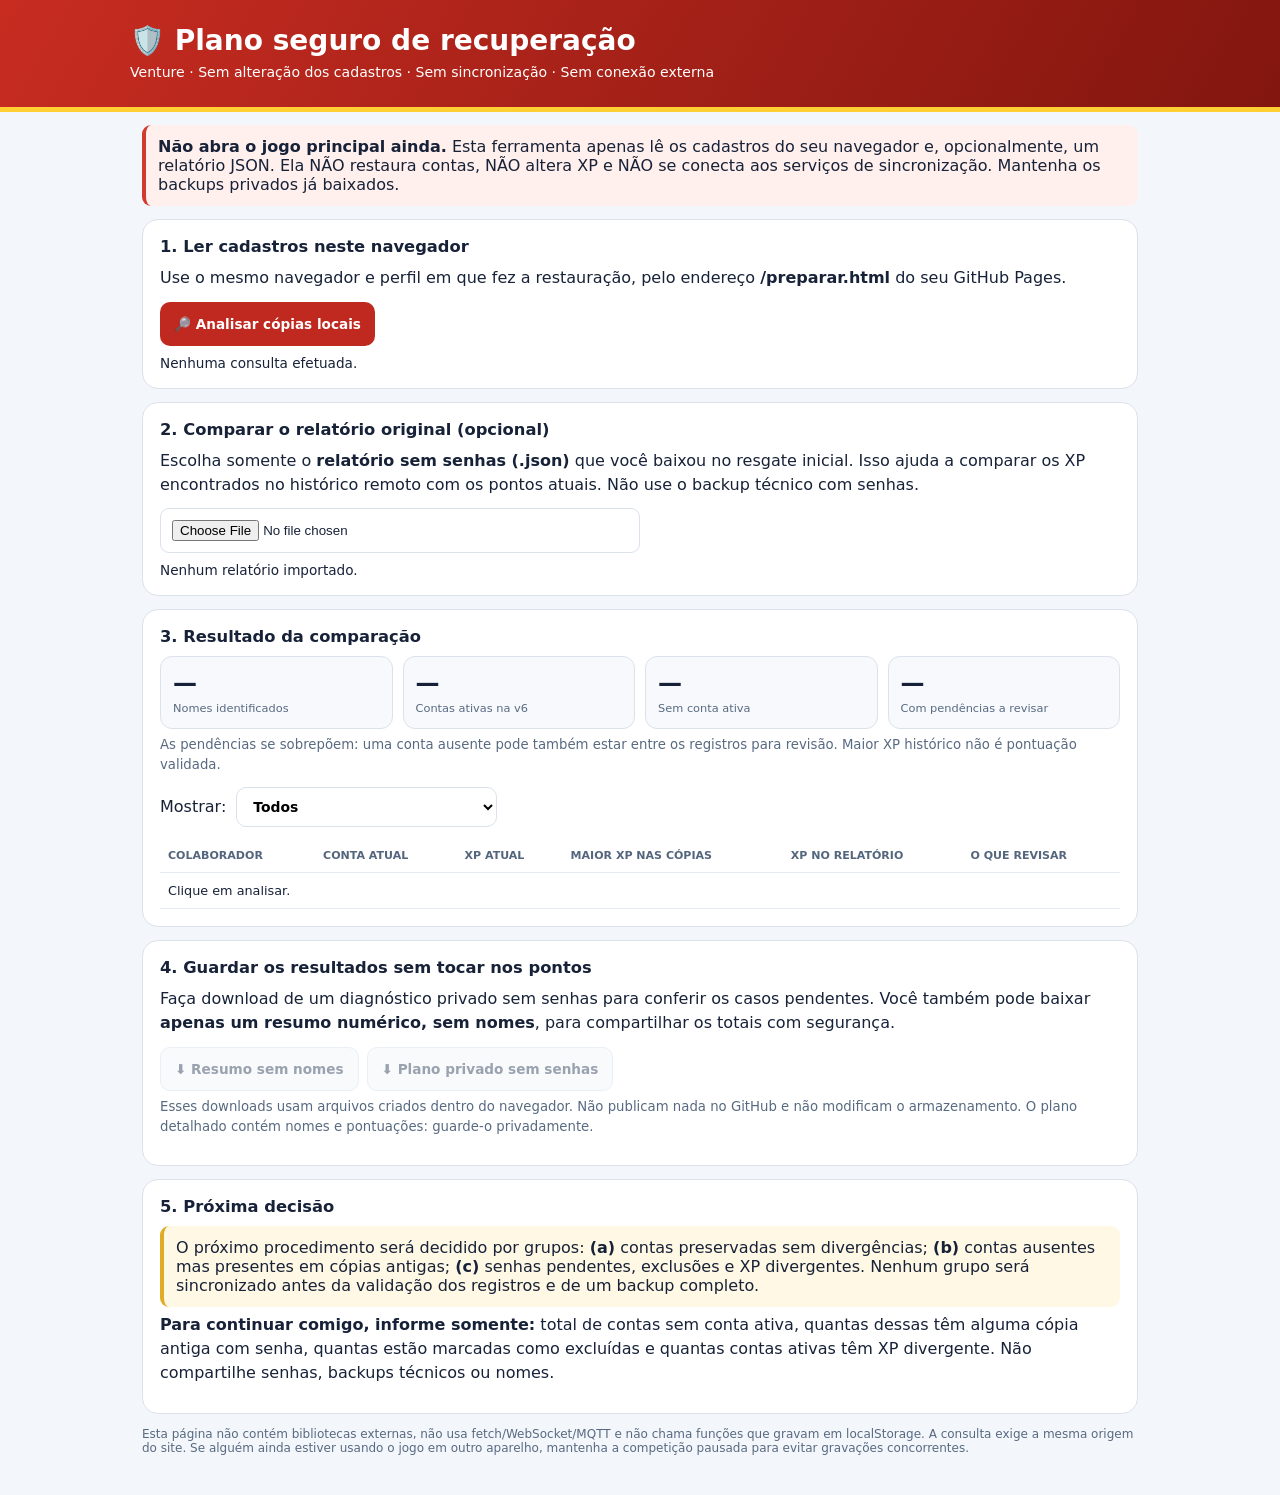
<file: preparar.html>
<!doctype html>
<html lang="pt-BR">
<head>
<meta charset="utf-8"><meta name="viewport" content="width=device-width,initial-scale=1">
<meta name="robots" content="noindex,nofollow,noarchive">
<meta http-equiv="Content-Security-Policy" content="default-src 'none'; script-src 'unsafe-inline'; style-src 'unsafe-inline'; connect-src 'none'; img-src 'none'; base-uri 'none'; form-action 'none'; object-src 'none'; frame-src 'none'">
<title>Venture — Plano de recuperação sem sincronização</title>
<style>
:root{font-family:system-ui,-apple-system,Segoe UI,sans-serif;color:#172238;background:#f3f6fb;--red:#bf2920;--border:#dbe2eb;--muted:#586a81}*{box-sizing:border-box}body{margin:0}header{background:linear-gradient(120deg,#c82c21,#82160f);border-bottom:5px solid #ffcf33;color:white;padding:24px 16px}header>div,main{max-width:1020px;margin:auto}header h1{font-size:clamp(1.25rem,4vw,1.75rem);margin:0 0 5px}header p{margin:0;font-size:.88rem}main{padding:13px 12px 40px}.panel{background:white;border:1px solid var(--border);border-radius:16px;padding:17px;margin:13px 0}h2{font-size:1.02rem;margin:0 0 10px}p{line-height:1.5;margin:6px 0 11px}.danger{background:#fff0ed;border-left:4px solid #d03b2f;padding:12px;border-radius:9px}.note{background:#fff8e4;border-left:4px solid #e0ac25;padding:12px;border-radius:9px}.muted{font-size:.83rem;color:var(--muted)}.actions{display:flex;flex-wrap:wrap;gap:8px;margin:12px 0 0}button{border:0;background:var(--red);color:#fff;padding:12px 14px;border-radius:10px;min-height:44px;font:750 .85rem system-ui;cursor:pointer}button.alt{background:#f0f4fa;color:#20334d;border:1px solid #d2dce9}button:disabled{opacity:.45;cursor:default}input[type=file]{width:100%;max-width:480px;border:1px solid var(--border);border-radius:9px;padding:11px}select{max-width:100%;padding:10px 12px;border:1px solid var(--border);border-radius:10px;background:#fff;font:600 .87rem system-ui}button:focus-visible,select:focus-visible,input:focus-visible{outline:3px solid #ffc72c;outline-offset:2px}.stats{display:grid;grid-template-columns:repeat(4,minmax(0,1fr));gap:10px}.stat{background:#f7f9fd;border:1px solid var(--border);padding:12px;border-radius:12px}.stat strong{display:block;font-size:1.5rem}.stat span{color:var(--muted);font-size:.71rem}.tablewrap{overflow:auto;max-height:640px}table{border-collapse:collapse;width:100%;min-width:820px;font-size:.8rem}td,th{padding:10px 8px;text-align:left;border-bottom:1px solid #e6ebf2;vertical-align:top}th{color:#54667d;font-size:.69rem;text-transform:uppercase;position:sticky;top:0;background:#fff}td.num{text-align:right;font-variant-numeric:tabular-nums;font-weight:700}.tag{display:inline-block;font-size:.7rem;padding:3px 8px;border-radius:20px;font-weight:800;background:#edf6ef;color:#136943}.tag.warn{background:#fff2d8;color:#99600a}.tag.bad{background:#ffe9e5;color:#a52d24}.status{white-space:pre-wrap;margin-top:9px;font-size:.85rem}.row{display:flex;align-items:center;gap:10px;flex-wrap:wrap}.grow{flex:1}footer{font-size:.75rem;color:var(--muted)}@media(max-width:560px){.stats{grid-template-columns:repeat(2,minmax(0,1fr))}.panel{padding:13px}.stat strong{font-size:1.3rem}}
</style>
</head>
<body>
<header><div><h1>🛡️ Plano seguro de recuperação</h1><p>Venture · Sem alteração dos cadastros · Sem sincronização · Sem conexão externa</p></div></header>
<main>
<div class="danger"><strong>Não abra o jogo principal ainda.</strong> Esta ferramenta apenas lê os cadastros do seu navegador e, opcionalmente, um relatório JSON. Ela NÃO restaura contas, NÃO altera XP e NÃO se conecta aos serviços de sincronização. Mantenha os backups privados já baixados.</div>
<section class="panel"><h2>1. Ler cadastros neste navegador</h2>
<p>Use o mesmo navegador e perfil em que fez a restauração, pelo endereço <strong>/preparar.html</strong> do seu GitHub Pages.</p>
<div class="actions"><button id="scan">🔎 Analisar cópias locais</button></div><div id="localStatus" class="status" role="status">Nenhuma consulta efetuada.</div>
</section>
<section class="panel"><h2>2. Comparar o relatório original (opcional)</h2>
<p>Escolha somente o <strong>relatório sem senhas (.json)</strong> que você baixou no resgate inicial. Isso ajuda a comparar os XP encontrados no histórico remoto com os pontos atuais. Não use o backup técnico com senhas.</p>
<input type="file" id="reportFile" accept=".json,application/json" aria-label="Relatório sem senhas do resgate">
<div id="fileStatus" class="status">Nenhum relatório importado.</div>
</section>
<section class="panel"><h2>3. Resultado da comparação</h2>
<div class="stats"><div class="stat"><strong id="found">—</strong><span>Nomes identificados</span></div><div class="stat"><strong id="active">—</strong><span>Contas ativas na v6</span></div><div class="stat"><strong id="missing">—</strong><span>Sem conta ativa</span></div><div class="stat"><strong id="review">—</strong><span>Com pendências a revisar</span></div></div>
<p class="muted">As pendências se sobrepõem: uma conta ausente pode também estar entre os registros para revisão. Maior XP histórico não é pontuação validada.</p>
<div class="row" style="margin:12px 0"><label for="filter">Mostrar:</label><select id="filter"><option value="all">Todos</option><option value="missing">Sem conta ativa</option><option value="review">Precisam de revisão</option><option value="deleted">Excluídos</option><option value="ok">Sem divergência detectada</option></select><span id="shown" class="muted"></span></div>
<div class="tablewrap"><table><thead><tr><th>Colaborador</th><th>Conta atual</th><th>XP atual</th><th>Maior XP nas cópias</th><th>XP no relatório</th><th>O que revisar</th></tr></thead><tbody id="rows"><tr><td colspan="6">Clique em analisar.</td></tr></tbody></table></div>
</section>
<section class="panel"><h2>4. Guardar os resultados sem tocar nos pontos</h2>
<p>Faça download de um diagnóstico privado sem senhas para conferir os casos pendentes. Você também pode baixar <strong>apenas um resumo numérico, sem nomes</strong>, para compartilhar os totais com segurança.</p>
<div class="actions"><button id="saveSummary" class="alt" disabled>⬇️ Resumo sem nomes</button><button id="saveDetail" class="alt" disabled>⬇️ Plano privado sem senhas</button></div>
<p class="muted">Esses downloads usam arquivos criados dentro do navegador. Não publicam nada no GitHub e não modificam o armazenamento. O plano detalhado contém nomes e pontuações: guarde-o privadamente.</p>
</section>
<section class="panel"><h2>5. Próxima decisão</h2>
<div class="note">O próximo procedimento será decidido por grupos: <strong>(a)</strong> contas preservadas sem divergências; <strong>(b)</strong> contas ausentes mas presentes em cópias antigas; <strong>(c)</strong> senhas pendentes, exclusões e XP divergentes. Nenhum grupo será sincronizado antes da validação dos registros e de um backup completo.</div>
<p><strong>Para continuar comigo, informe somente:</strong> total de contas sem conta ativa, quantas dessas têm alguma cópia antiga com senha, quantas estão marcadas como excluídas e quantas contas ativas têm XP divergente. Não compartilhe senhas, backups técnicos ou nomes.</p>
<div id="nextNumbers" class="status"></div>
</section>
<footer>Esta página não contém bibliotecas externas, não usa fetch/WebSocket/MQTT e não chama funções que gravam em localStorage. A consulta exige a mesma origem do site. Se alguém ainda estiver usando o jogo em outro aparelho, mantenha a competição pausada para evitar gravações concorrentes.</footer>
</main>
<script>
'use strict';
const MAIN='mequi_olimpiadas_users_v6';
const SOURCES=[MAIN,'mequi_olimpiadas_users_v5','mequi_olimpiadas_users_v4','mequi_olimpiadas_users_v3','mequi_venture_score_backup_v891'];
const $=id=>document.getElementById(id);
let localRows=null,reportRows=null,merged=null;
const obj=x=>!!x&&typeof x==='object'&&!Array.isArray(x);
const num=x=>{const n=Number(x);return Number.isSafeInteger(n)&&n>=0&&n<=1e8?n:0;};
const id=s=>String(s||'').trim().toLocaleLowerCase('pt-BR');
const hasPass=u=>typeof u?.password==='string'&&u.password.length>0;
function assertOrigin(){if(location.protocol!=='https:'||location.hostname!=='riamatoxd-collab.github.io'||!location.pathname.startsWith('/Olimpiadas-do-basico-/'))throw Error('Abra esta página pelo endereço do projeto no GitHub Pages, no mesmo navegador da restauração.');}
function readLocal(){assertOrigin();const users=new Map();for(const source of SOURCES){const raw=localStorage.getItem(source);if(raw===null)continue;const parsed=JSON.parse(raw);if(!obj(parsed))throw Error('Dados inválidos na chave '+source+'. Nenhum registro foi alterado.');for(const [key,u] of Object.entries(parsed)){if(!obj(u)||typeof u.name!=='string'||!u.name.trim())continue;const k=id(key);if(k.length<2)continue;if(!users.has(k))users.set(k,{id:k,name:u.name.trim(),current:null,history:[],maxXp:0,maxHits:0,historicalWithPassword:false});const item=users.get(k);const copy={source,xp:num(u.xp),hits:num(u.correctAnswers),deleted:!!u._deleted,pending:!!u.recoveryPending,hasPassword:hasPass(u),name:u.name.trim()};item.history.push(copy);item.maxXp=Math.max(item.maxXp,copy.xp);item.maxHits=Math.max(item.maxHits,copy.hits);if(source!==MAIN&&copy.hasPassword&&!copy.deleted)item.historicalWithPassword=true;if(source===MAIN){item.current=copy;item.name=copy.name;}}}return users;}
function parseReport(text){const file=JSON.parse(text);if(!obj(file)||!Array.isArray(file.users)||file.users.length>500||file.users.length===0)throw Error('Arquivo incompatível. Selecione o relatório JSON sem senhas do resgate.');const result=new Map();for(const v of file.users){if(!obj(v)||'password' in v||'entries' in v)throw Error('Não selecione backup técnico. Use o relatório sem senhas.');const k=id(v.key||v.name);if(k.length<2||k.length>160||typeof v.name!=='string'||!v.name.trim()||result.has(k))throw Error('Nome duplicado ou inválido no relatório.');const xp=Number(v.xp),hits=Number(v.correct??v.correctAnswers);if(!Number.isSafeInteger(xp)||xp<0||xp>1e8||!Number.isSafeInteger(hits)||hits<0||hits>1e8)throw Error('Valor de XP ou acertos inválido.');result.set(k,{id:k,name:v.name.trim(),xp,hits});}return result;}
function evaluate(){const all=new Map();if(localRows)for(const [k,v] of localRows)all.set(k,{...v,history:[...v.history]});if(reportRows)for(const [k,v] of reportRows){if(!all.has(k))all.set(k,{id:k,name:v.name,current:null,history:[],maxXp:0,maxHits:0,historicalWithPassword:false});all.get(k).report=v;}
merged=[...all.values()].map(u=>{const c=u.current,missing=!c||c.deleted,review=[],deleted=!!c?.deleted;const reportXp=u.report?.xp??null;
if(!c)review.push('Ausente na chave ativa v6');
if(deleted)review.push('Marcada como excluída: NÃO reativar automaticamente');
if(c&&!deleted&&!c.hasPassword)review.push('Senha ausente no cadastro ativo');
if(c?.pending)review.push('Redefinição de senha pendente');
if(c&&!deleted&&c.xp<u.maxXp)review.push('XP atual abaixo de cópia local');
if(c&&!deleted&&c.hits<u.maxHits)review.push('Acertos atuais abaixo de cópia local');
if(reportXp!==null&&c&&!deleted&&c.xp<reportXp)review.push('XP do relatório maior que o atual: validar antes de alterar');
if(reportXp!==null&&c&&!deleted&&c.hits<(u.report.hits||0))review.push('Acertos do relatório maiores que os atuais');
if(!c&&u.history.length===0&&u.report)review.push('Consta apenas no relatório; não há cadastro local');
return {...u,missing,deleted,review,reportXp};}).sort((a,b)=>(b.reportXp??b.maxXp)-(a.reportXp??a.maxXp)||a.name.localeCompare(b.name));
render();}
function td(row,str,cls=''){const c=document.createElement('td');c.textContent=String(str);if(cls)c.className=cls;row.append(c);return c;}
function badge(row,txt,cls){const c=document.createElement('td');const span=document.createElement('span');span.className='tag'+(cls?' '+cls:'');span.textContent=txt;c.append(span);row.append(c);}
function render(){if(!merged)return;const active=merged.filter(u=>u.current&&!u.deleted).length,missing=merged.filter(u=>u.missing).length,review=merged.filter(u=>u.review.length).length;
$('found').textContent=merged.length;$('active').textContent=active;$('missing').textContent=missing;$('review').textContent=review;
const mode=$('filter').value;const rows=merged.filter(u=>mode==='all'||(mode==='missing'&&u.missing)||(mode==='review'&&u.review.length)||(mode==='deleted'&&u.deleted)||(mode==='ok'&&!u.review.length));$('shown').textContent=rows.length+' exibidos';const body=$('rows');body.replaceChildren();
for(const u of rows){const tr=document.createElement('tr');td(tr,u.name);badge(tr,u.deleted?'Excluído':!u.current?'Ausente':u.current.pending?'Senha pendente':'Ativo',u.deleted||!u.current?'bad':u.review.length?'warn':'');td(tr,u.current?u.current.xp.toLocaleString('pt-BR'):'—','num');td(tr,u.history.length?u.maxXp.toLocaleString('pt-BR'):'—','num');td(tr,u.reportXp===null||u.reportXp===undefined?'—':u.reportXp.toLocaleString('pt-BR'),'num');td(tr,u.review.join(' · ')||'Sem divergência detectada');body.append(tr);}if(!rows.length){const tr=document.createElement('tr');td(tr,'Nenhum registro nesta categoria.').colSpan=6;body.append(tr);}
$('saveSummary').disabled=false;$('saveDetail').disabled=false;
const absent=merged.filter(u=>u.missing),withLegacyPass=absent.filter(u=>!u.deleted&&u.historicalWithPassword).length,deletedCount=absent.filter(u=>u.deleted).length,activeMismatch=merged.filter(u=>u.current&&!u.deleted&&(u.current.xp<u.maxXp||(u.reportXp!==null&&u.current.xp<u.reportXp))).length;
$('nextNumbers').textContent=`Resumo: ${absent.length} sem conta ativa; ${withLegacyPass} desses têm senha em cópia histórica não excluída; ${deletedCount} estão marcados como excluídos; ${activeMismatch} contas ativas têm XP inferior a alguma cópia ou relatório. Nenhuma informação foi sincronizada.`;}
$('scan').addEventListener('click',()=>{try{localRows=readLocal();$('localStatus').textContent=`${localRows.size} nomes localizados nas chaves do navegador. Somente leitura; nenhum cadastro foi alterado.`;evaluate();}catch(e){$('localStatus').textContent='Erro: '+String(e.message||e);}});
$('reportFile').addEventListener('change',async e=>{const f=e.target.files?.[0];if(!f)return;try{if(f.size>2e6)throw Error('Arquivo muito grande para relatório sem senhas.');reportRows=parseReport(await f.text());$('fileStatus').textContent=`${reportRows.size} nomes importados. Arquivo lido somente neste navegador, sem envio.`;evaluate();}catch(err){$('fileStatus').textContent='Falha: '+String(err.message||err);}});
$('filter').addEventListener('change',render);
function dl(name,x){const blob=new Blob([JSON.stringify(x,null,2)],{type:'application/json'});const url=URL.createObjectURL(blob),a=document.createElement('a');a.href=url;a.download=name;document.body.append(a);a.click();a.remove();setTimeout(()=>URL.revokeObjectURL(url),6000);}
$('saveSummary').addEventListener('click',()=>{if(!merged)return;const absent=merged.filter(u=>u.missing);dl('venture_resumo_NUMERICO_sem_nomes.json',{createdAt:new Date().toISOString(),note:'Diagnóstico local, sem sincronização. Não equivale a confirmação de XP.',total:merged.length,active:merged.filter(u=>u.current&&!u.deleted).length,missing:absent.length,review:merged.filter(u=>u.review.length).length,deleted:absent.filter(u=>u.deleted).length,missingWithOldPassword:absent.filter(u=>!u.deleted&&u.historicalWithPassword).length,activeWithXpDifference:merged.filter(u=>u.current&&!u.deleted&&(u.current.xp<u.maxXp||(u.reportXp!==null&&u.current.xp<u.reportXp))).length});});
$('saveDetail').addEventListener('click',()=>{if(!merged)return;dl('venture_PLANO_PRIVADO_sem_senhas.json',{createdAt:new Date().toISOString(),note:'Somente leitura; maiores valores históricos não validados. Não importar no jogo automaticamente.',accounts:merged.map(u=>({name:u.name,key:u.id,active:!!u.current&&!u.deleted,deleted:u.deleted,pending:!!u.current?.pending,hasPasswordCurrently:!!u.current?.hasPassword,hasOldPassword:u.historicalWithPassword,xpCurrent:u.current?.xp??null,hitsCurrent:u.current?.hits??null,maxLocalXp:u.history.length?u.maxXp:null,maxLocalHits:u.history.length?u.maxHits:null,reportXp:u.reportXp,reportHits:u.report?.hits??null,issues:u.review,originalCopies:u.history.map(x=>({source:x.source,xp:x.xp,hits:x.hits,deleted:x.deleted,pending:x.pending,hasPassword:x.hasPassword}))}))});});
</script></body></html>
</file>
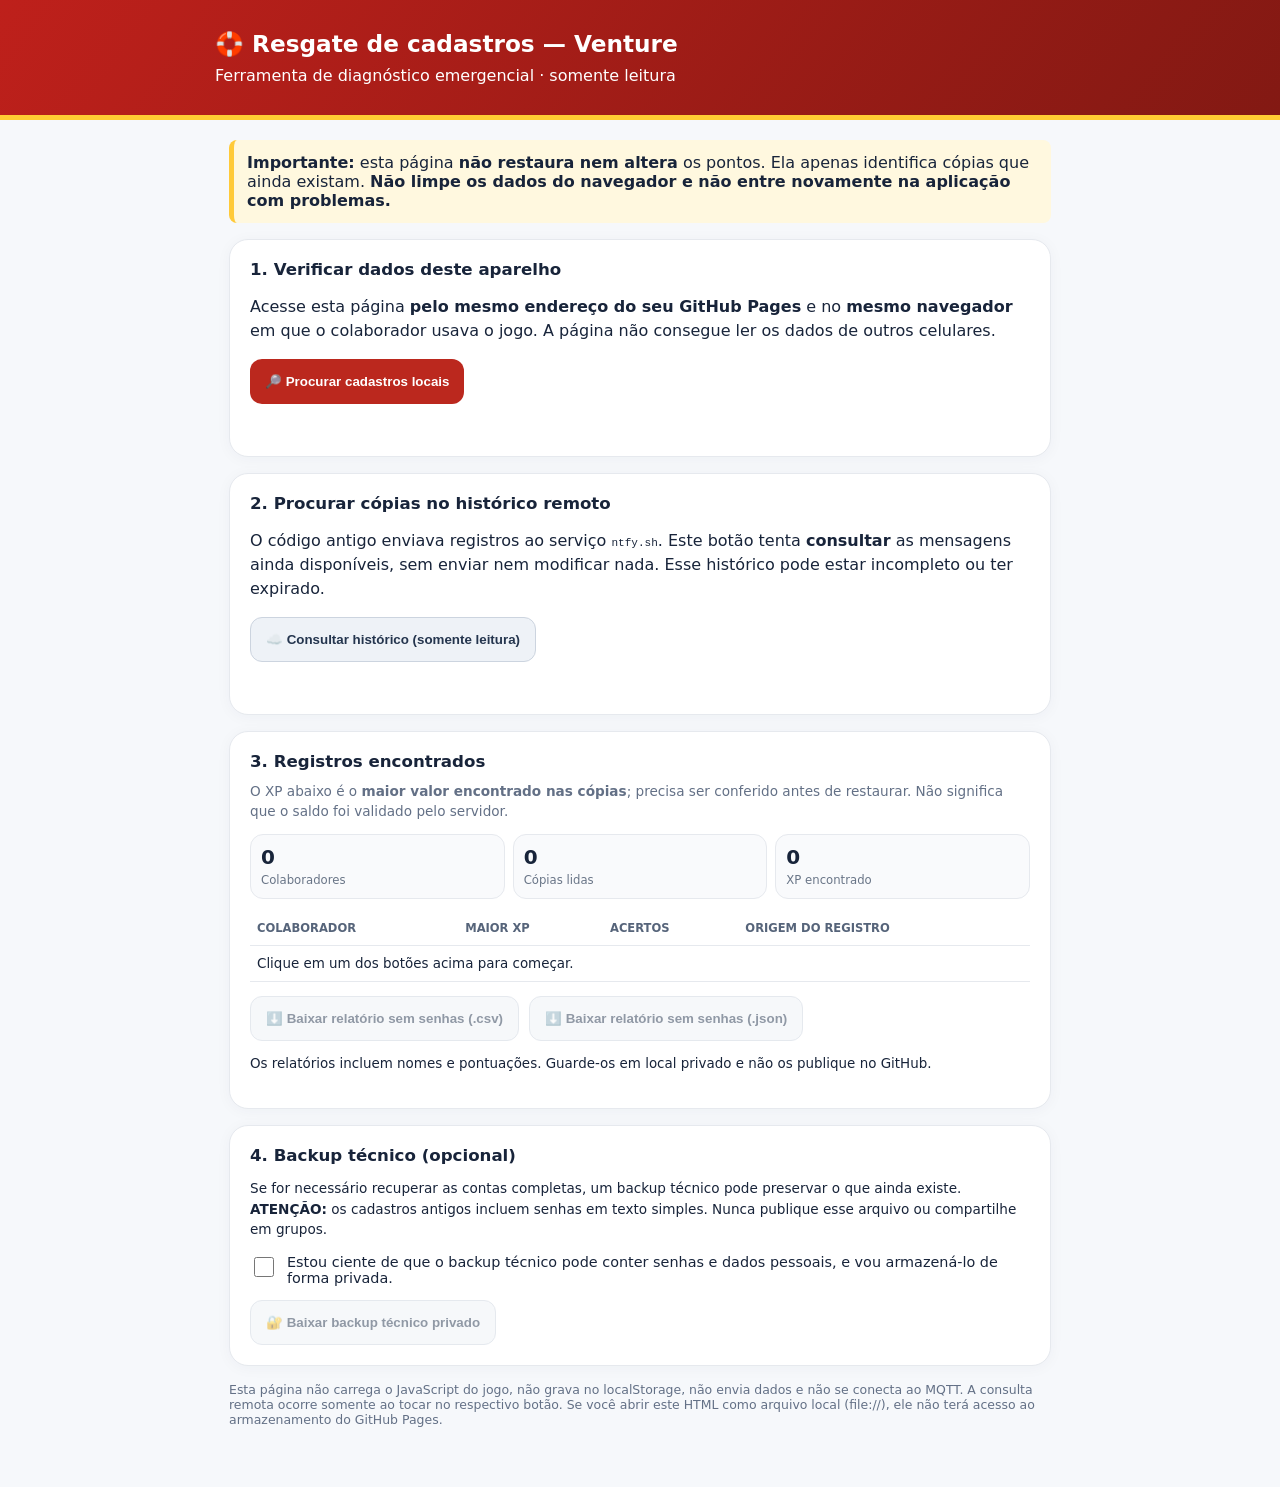
<file: resgate.html>
<!DOCTYPE html>
<html lang="pt-BR">
<head>
<meta charset="UTF-8">
<meta name="viewport" content="width=device-width,initial-scale=1">
<title>Resgate de Cadastros — Venture</title>
<style>
:root{color-scheme:light;font-family:system-ui,-apple-system,Segoe UI,sans-serif;--red:#bd2319;--line:#e6e9ee;--surface:#f6f8fb;--text:#18243a}
*{box-sizing:border-box}body{margin:0;background:var(--surface);color:var(--text)}header{background:linear-gradient(125deg,#be201b,#831913);color:white;padding:30px 18px;border-bottom:5px solid #ffcc33}main{max-width:850px;margin:auto;padding:20px 14px 60px}h1{font-size:1.45rem;margin:0 0 8px}h2{font-size:1.04rem;margin:0 0 10px}p{line-height:1.5}small,.muted{color:#637086}.panel{background:white;border:1px solid var(--line);border-radius:19px;padding:20px;margin:16px 0;box-shadow:0 2px 15px #1b28400a}.notice{border-left:5px solid #ffca39;background:#fff8df;padding:13px;border-radius:8px}.danger{border-left:5px solid #de3c30;background:#fff0ee;padding:13px;border-radius:8px}.buttons{display:flex;flex-wrap:wrap;gap:10px;margin-top:14px}button{border:0;background:#bb281e;color:#fff;font:700 .91rem inherit;padding:11px 15px;border-radius:12px;cursor:pointer;min-height:45px;font-weight:700}button.secondary{background:#eef2f7;color:#24354e;border:1px solid #ccd4df}button:disabled{opacity:.5;cursor:not-allowed}label{display:flex;align-items:flex-start;gap:10px;font-size:.9rem;margin-top:14px}input[type=checkbox]{width:20px;height:20px;flex-shrink:0}table{width:100%;border-collapse:collapse;font-size:.84rem;min-width:480px}th,td{text-align:left;border-bottom:1px solid var(--line);padding:10px 7px;vertical-align:top}th{font-size:.72rem;color:#56647a;text-transform:uppercase}td:nth-child(2),td:nth-child(3){font-variant-numeric:tabular-nums}td:nth-child(2){font-weight:800}.overflow{overflow-x:auto}.stats{display:grid;grid-template-columns:repeat(3,minmax(0,1fr));gap:8px;margin:12px 0}.stat{border:1px solid var(--line);border-radius:13px;padding:10px;background:#f9fafc}.stat strong{font-size:1.25rem;display:block}.stat span{font-size:.73rem;color:#697587}.status{font-size:.88rem;color:#3b4d66;min-height:22px;margin-top:10px;white-space:pre-wrap}footer{font-size:.78rem;color:#637086;margin-top:12px}code{font-size:.85em;overflow-wrap:anywhere} @media(max-width:400px){.panel{padding:15px}.stats{gap:4px}.stat{padding:9px}.stat strong{font-size:1.04rem}}
</style>
</head>
<body>
<header><div style="max-width:850px;margin:auto"><h1>🛟 Resgate de cadastros — Venture</h1><div>Ferramenta de diagnóstico emergencial · somente leitura</div></div></header>
<main>
<div class="notice"><strong>Importante:</strong> esta página <strong>não restaura nem altera</strong> os pontos. Ela apenas identifica cópias que ainda existam. <strong>Não limpe os dados do navegador e não entre novamente na aplicação com problemas.</strong></div>
<div class="panel"><h2>1. Verificar dados deste aparelho</h2>
<p>Acesse esta página <strong>pelo mesmo endereço do seu GitHub Pages</strong> e no <strong>mesmo navegador</strong> em que o colaborador usava o jogo. A página não consegue ler os dados de outros celulares.</p>
<div class="buttons"><button id="localBtn">🔎 Procurar cadastros locais</button></div><div id="localStatus" class="status" role="status"></div>
</div>
<div class="panel"><h2>2. Procurar cópias no histórico remoto</h2>
<p>O código antigo enviava registros ao serviço <code>ntfy.sh</code>. Este botão tenta <strong>consultar</strong> as mensagens ainda disponíveis, sem enviar nem modificar nada. Esse histórico pode estar incompleto ou ter expirado.</p>
<div class="buttons"><button id="cloudBtn" class="secondary">☁️ Consultar histórico (somente leitura)</button></div><div id="cloudStatus" class="status" role="status"></div>
</div>
<div class="panel"><h2>3. Registros encontrados</h2>
<p class="muted" style="font-size:.85rem;margin:0">O XP abaixo é o <strong>maior valor encontrado nas cópias</strong>; precisa ser conferido antes de restaurar. Não significa que o saldo foi validado pelo servidor.</p>
<div class="stats"><div class="stat"><strong id="count">0</strong><span>Colaboradores</span></div><div class="stat"><strong id="sources">0</strong><span>Cópias lidas</span></div><div class="stat"><strong id="sum">0</strong><span>XP encontrado</span></div></div>
<div class="overflow"><table><thead><tr><th>Colaborador</th><th>Maior XP</th><th>Acertos</th><th>Origem do registro</th></tr></thead><tbody id="rows"><tr><td colspan="4">Clique em um dos botões acima para começar.</td></tr></tbody></table></div>
<div class="buttons"><button id="csvBtn" class="secondary" disabled>⬇️ Baixar relatório sem senhas (.csv)</button><button id="jsonBtn" class="secondary" disabled>⬇️ Baixar relatório sem senhas (.json)</button></div>
<p style="font-size:.84rem">Os relatórios incluem nomes e pontuações. Guarde-os em local privado e não os publique no GitHub.</p>
</div>
<div class="panel"><h2>4. Backup técnico (opcional)</h2>
<p style="font-size:.85rem">Se for necessário recuperar as contas completas, um backup técnico pode preservar o que ainda existe. <strong>ATENÇÃO:</strong> os cadastros antigos incluem senhas em texto simples. Nunca publique esse arquivo ou compartilhe em grupos.</p>
<label><input type="checkbox" id="aware">Estou ciente de que o backup técnico pode conter senhas e dados pessoais, e vou armazená-lo de forma privada.</label>
<div class="buttons"><button id="rawBtn" class="secondary" disabled>🔐 Baixar backup técnico privado</button></div>
</div>
<footer>Esta página não carrega o JavaScript do jogo, não grava no localStorage, não envia dados e não se conecta ao MQTT. A consulta remota ocorre somente ao tocar no respectivo botão. Se você abrir este HTML como arquivo local (file://), ele não terá acesso ao armazenamento do GitHub Pages.</footer>
</main>
<script>
'use strict';
const KEYS=['mequi_olimpiadas_users_v6','mequi_olimpiadas_users_v5','mequi_olimpiadas_users_v4','mequi_olimpiadas_users_v3','mequi_venture_score_backup_v891'];
const CLOUD='https://ntfy.sh/mequi_venture_olimpiadas_2026_v63_store/json?poll=1&since=all';
const found=new Map(),raw=[];let copies=0;
const el=id=>document.getElementById(id);
function safeNumber(value){const n=Number(value);return Number.isFinite(n)&&n>=0?Math.floor(n):0;}
function normalizedKey(key,u){return String(key||u?.name||'').trim().toLocaleLowerCase('pt-BR');}
function addUsers(object,source){if(!object||typeof object!=='object'||Array.isArray(object))return 0;let added=0;
for(const [key,u] of Object.entries(object)){if(!u||typeof u!=='object'||!u.name)continue;const id=normalizedKey(key,u);if(!id)continue;const xp=safeNumber(u.xp),correct=safeNumber(u.correctAnswers),before=found.get(id);const updatedAt=safeNumber(u.updatedAt);const incoming={key:id,name:String(u.name),xp,correct,source,updatedAt};
if(!before){found.set(id,incoming);}else{
  if(xp>before.xp||(xp===before.xp&&updatedAt>before.updatedAt)){before.xp=xp;before.name=incoming.name;before.source=source;before.updatedAt=updatedAt;}
  before.correct=Math.max(before.correct,correct);
}added++;}return added;}
function draw(){let items=[...found.values()].sort((a,b)=>b.xp-a.xp||a.name.localeCompare(b.name));el('count').textContent=items.length;el('sources').textContent=copies;el('sum').textContent=items.reduce((n,x)=>n+x.xp,0).toLocaleString('pt-BR');const body=el('rows');body.replaceChildren();if(!items.length){const tr=document.createElement('tr');const td=document.createElement('td');td.colSpan=4;td.textContent='Nenhum cadastro encontrado até o momento.';tr.append(td);body.append(tr)}else{for(const u of items){const tr=document.createElement('tr');for(const val of [u.name,u.xp.toLocaleString('pt-BR'),u.correct.toLocaleString('pt-BR'),u.source]){const td=document.createElement('td');td.textContent=val;tr.append(td)}body.append(tr)}}el('csvBtn').disabled=!items.length;el('jsonBtn').disabled=!items.length;el('rawBtn').disabled=!raw.length||!el('aware').checked;}
function scanLocal(){let total=0,errors=[];for(const key of KEYS){let stored=null;try{stored=localStorage.getItem(key)}catch(e){errors.push('Armazenamento indisponível neste endereço.');break;}if(!stored)continue;try{const obj=JSON.parse(stored);const n=addUsers(obj,'Local: '+key);total+=n;raw.push({source:'local:'+key,records:obj});copies++;}catch(e){errors.push('Não foi possível analisar '+key);}}draw();el('localStatus').textContent=`Leitura concluída. ${total} registro(s) encontrado(s) nas cópias locais. ${errors.join(' ')}`;}
function scanRawCloudMessage(message){let data;try{data=typeof message==='string'?JSON.parse(message):message}catch{return 0};if(!data||typeof data!=='object')return 0;let n=0;
if(data.type==='single'&&data.u&&data.k)n=addUsers({[data.k]:data.u},'Histórico remoto');
else if(data.type==='full'&&data.users)n=addUsers(data.users,'Histórico remoto');
else if(data.users&&typeof data.users==='object')n=addUsers(data.users,'Histórico remoto');
else if(Object.values(data).some(v=>v&&typeof v==='object'&&v.name))n=addUsers(data,'Histórico remoto');
if(n){raw.push({source:'remote',records:data});copies++}return n;}
async function scanCloud(){const btn=el('cloudBtn');btn.disabled=true;el('cloudStatus').textContent='Consultando... Esta operação não envia nem altera dados.';const controller=new AbortController();const timer=setTimeout(()=>controller.abort(),15000);try{const response=await fetch(CLOUD+'&_r='+Date.now(),{cache:'no-store',signal:controller.signal});if(!response.ok)throw new Error('HTTP '+response.status);const content=await response.text();let total=0,events=0;for(const line of content.split(/\r?\n/)){if(!line.trim())continue;let item;try{item=JSON.parse(line)}catch{continue}events++;if(item.event==='message'&&item.message)total+=scanRawCloudMessage(item.message);else if(item.message)total+=scanRawCloudMessage(item.message);else total+=scanRawCloudMessage(item);}draw();el('cloudStatus').textContent=`Consulta concluída. ${events} evento(s) examinados; ${total} registro(s) de colaboradores localizados. O serviço pode não preservar todo o histórico.`;}catch(e){el('cloudStatus').textContent='A consulta não pôde ser concluída ('+(e?.name==='AbortError'?'tempo esgotado':String(e.message||e))+'). Isso não prova que os dados foram apagados.';}finally{clearTimeout(timer);btn.disabled=false}}
function rowsForExport(){return [...found.values()].sort((a,b)=>b.xp-a.xp||a.name.localeCompare(b.name));}
function downloadText(name,content,mime){const blob=new Blob([content],{type:mime});const url=URL.createObjectURL(blob);const a=document.createElement('a');a.href=url;a.download=name;document.body.append(a);a.click();a.remove();setTimeout(()=>URL.revokeObjectURL(url),10000)}
function csvSafe(value){let s=String(value??'');if(/^[=+@\-\t\r]/.test(s))s="'"+s;return '"'+s.replace(/"/g,'""')+'"'}
el('localBtn').addEventListener('click',scanLocal);el('cloudBtn').addEventListener('click',scanCloud);el('aware').addEventListener('change',draw);
el('csvBtn').addEventListener('click',()=>{const list=rowsForExport(),content=[['Nome','XP encontrado','Acertos encontrados','Origem'].map(csvSafe).join(';'),...list.map(u=>[u.name,u.xp,u.correct,u.source].map(csvSafe).join(';'))].join('\r\n');downloadText('venture_relatorio_resgate.csv','\ufeff'+content,'text/csv;charset=utf-8')});
el('jsonBtn').addEventListener('click',()=>downloadText('venture_relatorio_resgate.json',JSON.stringify({generatedAt:new Date().toISOString(),note:'Maior pontuação localizada, não validada',users:rowsForExport()},null,2),'application/json'));
el('rawBtn').addEventListener('click',()=>{if(!el('aware').checked)return;downloadText('venture_BACKUP_PRIVADO_NAO_COMPARTILHAR.json',JSON.stringify({generatedAt:new Date().toISOString(),entries:raw},null,2),'application/json')});
</script>
</body>
</html>
</file>
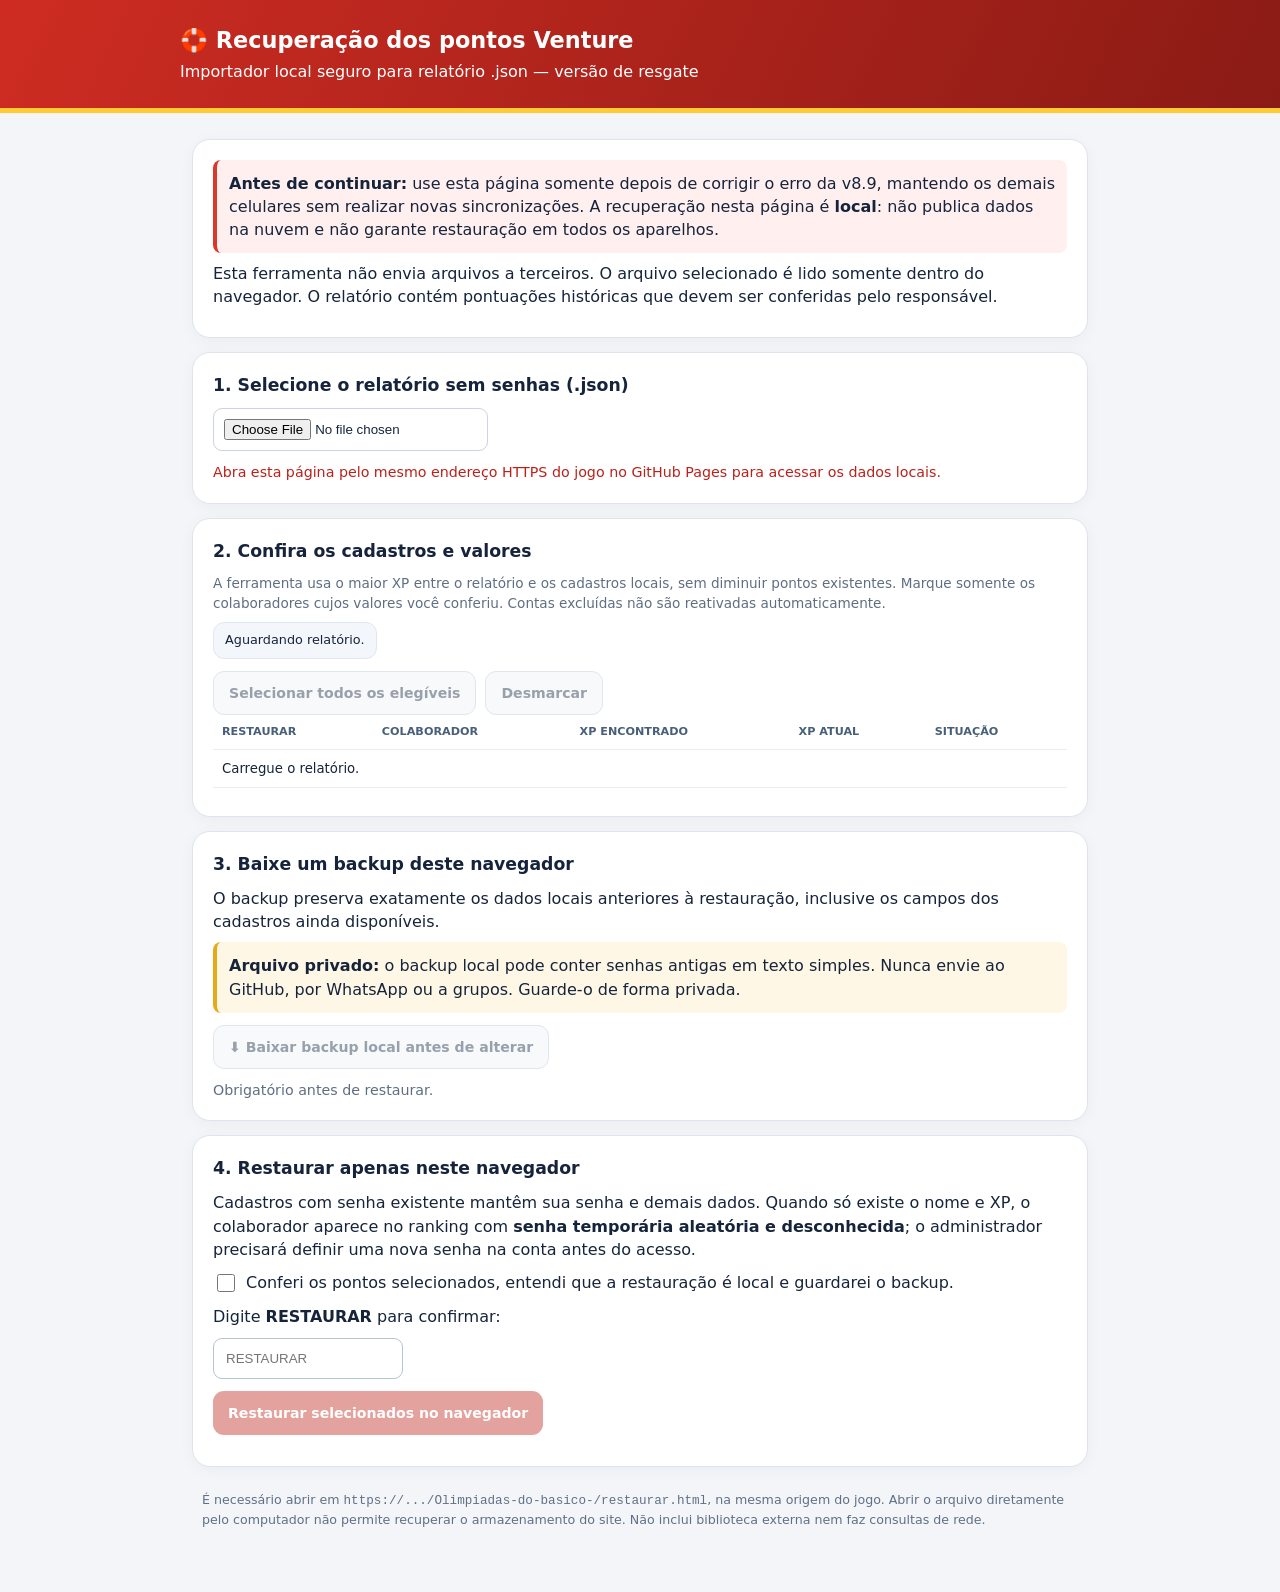
<file: restaurar.html>
<!doctype html>
<html lang="pt-BR">
<head>
<meta charset="utf-8">
<meta name="viewport" content="width=device-width,initial-scale=1">
<meta name="robots" content="noindex,nofollow,noarchive">
<title>Recuperação de cadastros | Venture</title>
<style>
:root{font-family:system-ui,-apple-system,"Segoe UI",sans-serif;color:#16243b;background:#f3f5f9;line-height:1.45}
*{box-sizing:border-box}body{margin:0}header{background:linear-gradient(115deg,#ce2c22,#8b1b15);border-bottom:5px solid #ffcb32;color:#fff;padding:24px 14px}header>div,main{max-width:920px;margin:auto}h1{font-size:1.4rem;margin:0 0 4px}h2{font-size:1.08rem;margin:0 0 10px}p{margin:.55rem 0}main{padding:12px 12px 54px}.card{background:#fff;border:1px solid #dfe4ec;border-radius:18px;margin:14px 0;padding:20px;box-shadow:0 3px 15px #16243b0a}.warn{background:#fff7e5;border-left:4px solid #e6aa19;border-radius:8px;padding:12px}.danger{background:#fff0ef;border-left:4px solid #d9382a;border-radius:8px;padding:12px}button{border:0;border-radius:11px;background:#c02e22;color:#fff;font:700 .88rem system-ui;padding:12px 15px;cursor:pointer;min-height:44px}button.secondary{background:#eef2f8;border:1px solid #bbc8d8;color:#172943}button:disabled{opacity:.44;cursor:not-allowed}input[type=file]{display:block;max-width:100%;padding:10px;border:1px solid #cbd4df;border-radius:9px;background:#fff}input[type=text]{max-width:190px;padding:12px;border:1px solid #b9c4d3;border-radius:9px}input[type=checkbox]{height:18px;width:18px;vertical-align:middle}.buttons{display:flex;gap:9px;flex-wrap:wrap;margin:12px 0 0}.muted,small{color:#5f6e82}.status{white-space:pre-wrap;font-size:.89rem;margin-top:11px}.scroll{overflow:auto;max-height:370px}.statline{display:flex;flex-wrap:wrap;gap:7px}.pill{background:#f3f6fb;border:1px solid #e1e7f0;border-radius:11px;padding:8px 11px;font-size:.8rem}table{border-collapse:collapse;width:100%;min-width:610px;font-size:.83rem}td,th{padding:9px;border-bottom:1px solid #e8ecf3;text-align:left}th{color:#485f79;font-size:.7rem;text-transform:uppercase;position:sticky;top:0;background:white}td:nth-child(3),td:nth-child(4){font-variant-numeric:tabular-nums}label{display:block;margin:10px 0}.checkline{display:flex;gap:8px;align-items:flex-start}.checkline input{flex:0 0 auto}.summary{font-weight:700;margin-top:8px}code{overflow-wrap:anywhere}footer{font-size:.79rem;color:#607086;padding:10px} @media(max-width:480px){.card{padding:14px}.pill{flex:1 1 40%}}
</style>
</head>
<body>
<header><div><h1>🛟 Recuperação dos pontos Venture</h1><span>Importador local seguro para relatório .json — versão de resgate</span></div></header>
<main>
<section class="card">
<div class="danger"><strong>Antes de continuar:</strong> use esta página somente depois de corrigir o erro da v8.9, mantendo os demais celulares sem realizar novas sincronizações. A recuperação nesta página é <strong>local</strong>: não publica dados na nuvem e não garante restauração em todos os aparelhos.</div>
<p>Esta ferramenta não envia arquivos a terceiros. O arquivo selecionado é lido somente dentro do navegador. O relatório contém pontuações históricas que devem ser conferidas pelo responsável.</p>
</section>
<section class="card">
<h2>1. Selecione o relatório sem senhas (.json)</h2>
<input id="reportFile" type="file" accept=".json,application/json">
<div id="loadStatus" role="status" class="status muted">Nenhum arquivo selecionado.</div>
</section>
<section class="card">
<h2>2. Confira os cadastros e valores</h2>
<p class="muted" style="font-size:.85rem">A ferramenta usa o maior XP entre o relatório e os cadastros locais, sem diminuir pontos existentes. Marque somente os colaboradores cujos valores você conferiu. Contas excluídas não são reativadas automaticamente.</p>
<div id="stats" class="statline"><span class="pill">Aguardando relatório.</span></div>
<div class="buttons"><button class="secondary" id="selectAll" disabled>Selecionar todos os elegíveis</button><button class="secondary" id="clearAll" disabled>Desmarcar</button></div>
<div class="scroll"><table><thead><tr><th>Restaurar</th><th>Colaborador</th><th>XP encontrado</th><th>XP atual</th><th>Situação</th></tr></thead><tbody id="items"><tr><td colspan="5">Carregue o relatório.</td></tr></tbody></table></div>
<div id="selectionStatus" class="summary" aria-live="polite"></div>
</section>
<section class="card">
<h2>3. Baixe um backup deste navegador</h2>
<p>O backup preserva exatamente os dados locais anteriores à restauração, inclusive os campos dos cadastros ainda disponíveis.</p>
<div class="warn"><strong>Arquivo privado:</strong> o backup local pode conter senhas antigas em texto simples. Nunca envie ao GitHub, por WhatsApp ou a grupos. Guarde-o de forma privada.</div>
<div class="buttons"><button id="backupBtn" class="secondary" disabled>⬇️ Baixar backup local antes de alterar</button></div>
<div id="backupStatus" class="status muted">Obrigatório antes de restaurar.</div>
</section>
<section class="card">
<h2>4. Restaurar apenas neste navegador</h2>
<p>Cadastros com senha existente mantêm sua senha e demais dados. Quando só existe o nome e XP, o colaborador aparece no ranking com <strong>senha temporária aleatória e desconhecida</strong>; o administrador precisará definir uma nova senha na conta antes do acesso.</p>
<label class="checkline"><input type="checkbox" id="confirm"> <span>Conferi os pontos selecionados, entendi que a restauração é local e guardarei o backup.</span></label>
<label>Digite <strong>RESTAURAR</strong> para confirmar:</label>
<input type="text" id="confirmation" autocomplete="off" placeholder="RESTAURAR">
<div class="buttons"><button id="applyBtn" disabled>Restaurar selecionados no navegador</button></div>
<div id="result" class="status" role="status"></div>
</section>
<footer>É necessário abrir em <code>https://.../Olimpiadas-do-basico-/restaurar.html</code>, na mesma origem do jogo. Abrir o arquivo diretamente pelo computador não permite recuperar o armazenamento do site. Não inclui biblioteca externa nem faz consultas de rede.</footer>
</main>
<script>
'use strict';
const MAIN='mequi_olimpiadas_users_v6',XPBACKUP='mequi_venture_score_backup_v891';
const KEYS=[MAIN,'mequi_olimpiadas_users_v5','mequi_olimpiadas_users_v4','mequi_olimpiadas_users_v3',XPBACKUP];
const $=id=>document.getElementById(id);
let records=[],current=null,backupDownloaded=false,restored=false,selected=new Set(),sourceFile='';
const isObject=x=>!!x&&typeof x==='object'&&!Array.isArray(x);
function int(value){const n=Number(value);return Number.isSafeInteger(n)&&n>=0&&n<=100000000? n:null;}
function idFor(str){return String(str).trim().toLocaleLowerCase('pt-BR');}
function goodId(k){return k.length>=2&&k.length<=160&&!['__proto__','constructor','prototype'].includes(k);}
function output(id,msg,err=false){$(id).textContent=msg;$(id).style.color=err?'#bc2019':'#41536e';}
function checkOrigin(){return window.location.protocol==='https:'&&!!window.localStorage;}
function readLocal(){const out={};for(const k of KEYS){const s=localStorage.getItem(k);if(!s){out[k]=null;continue}const obj=JSON.parse(s);if(!isObject(obj))throw Error('Dados locais inesperados na chave '+k);out[k]=obj;}return out;}
function getLocalForKey(all,key){let candidate=null;
for(const k of KEYS){const source=all[k];if(!isObject(source))continue;const u=source[key];if(!isObject(u)||!u.name)continue;
if(!candidate)candidate={...u};else{candidate={...u,...candidate}; candidate.xp=Math.max(int(candidate.xp)||0,int(u.xp)||0);candidate.correctAnswers=Math.max(int(candidate.correctAnswers)||0,int(u.correctAnswers)||0);if(!candidate.password&&u.password)candidate.password=u.password;}
}return candidate;
}
function safeParseReport(parsed){if(!isObject(parsed)||!Array.isArray(parsed.users)||parsed.entries)throw Error('Formato incompatível: use o relatório JSON sem senhas baixado do resgate.');
if(parsed.users.length<1||parsed.users.length>500)throw Error('Quantidade de colaboradores inválida.');
const seen=new Set(),arr=[];
for(const row of parsed.users){if(!isObject(row)||('password' in row)||('entries' in row))throw Error('O arquivo contém dados inesperados. Não use backups técnicos nesta tela.');
const name=String(row.name||'').trim(),key=idFor(row.key||name),xp=int(row.xp),correct=int(row.correct??row.correctAnswers);
if(!goodId(key)||!name||name.length>160||xp===null||correct===null||seen.has(key))throw Error('Há um cadastro inválido, duplicado ou com XP fora do limite.');
seen.add(key);arr.push({key,name,xp,correct,source:String(row.source||'')});}
return arr;
}
function statusFor(row){const u=getLocalForKey(current,row.key);
if(u?._deleted)return {label:'Excluída; revisão manual',blocked:true,currentXp:int(u.xp)||0,exists:true};
if(u)return {label:u.password?'Cadastro local existente':'Cadastro local sem senha',blocked:false,currentXp:int(u.xp)||0,exists:true};
return {label:'Sem cadastro local (exigirá nova senha)',blocked:false,currentXp:0,exists:false};
}
function render(){const area=$('items');area.replaceChildren();let eligible=0,missing=0,withLocal=0;
for(const r of records){const status=statusFor(r);if(!status.blocked)eligible++;if(status.exists)withLocal++;else missing++;
const tr=document.createElement('tr'),cell=(s)=>{const td=document.createElement('td');td.textContent=s;tr.append(td);return td;};
const td=document.createElement('td'),c=document.createElement('input');c.type='checkbox';c.checked=selected.has(r.key);c.disabled=status.blocked||restored;c.setAttribute('aria-label','Restaurar '+r.name);c.addEventListener('change',()=>{if(c.checked)selected.add(r.key);else selected.delete(r.key);updateButtons();});td.append(c);tr.append(td);
cell(r.name);cell(r.xp.toLocaleString('pt-BR'));cell(status.currentXp.toLocaleString('pt-BR'));cell(status.label);area.append(tr);}
$('stats').replaceChildren();for(const v of [`${records.length} encontrados`,`${eligible} elegíveis`,`${withLocal} com alguma cópia local`,`${missing} sem cadastro local`]){const s=document.createElement('span');s.className='pill';s.textContent=v;$('stats').append(s);}
updateButtons();}
function updateButtons(){const has=records.length>0&&!restored;$('selectAll').disabled=!has;$('clearAll').disabled=!has;$('backupBtn').disabled=!has||!checkOrigin();$('applyBtn').disabled=!has||selected.size===0||!backupDownloaded||!$('confirm').checked||$('confirmation').value.trim()!=='RESTAURAR'||!checkOrigin();$('selectionStatus').textContent=`${selected.size} colaborador(es) selecionado(s).`}
function download(filename,obj){const blob=new Blob([JSON.stringify(obj,null,2)],{type:'application/json'});const url=URL.createObjectURL(blob);const a=document.createElement('a');a.href=url;a.download=filename;document.body.append(a);a.click();a.remove();setTimeout(()=>URL.revokeObjectURL(url),10000);}
$('reportFile').addEventListener('change',async e=>{records=[];selected.clear();backupDownloaded=false;restored=false;current=null;sourceFile='';$('confirm').checked=false;$('confirmation').value='';output('result','');
const f=e.target.files?.[0];if(!f){output('loadStatus','Nenhum arquivo selecionado.');render();return;}
try{if(!checkOrigin())throw Error('Abra esta página pelo HTTPS do seu GitHub Pages, não como arquivo local.');if(f.size>2*1024*1024)throw Error('Arquivo muito grande para um relatório sem senhas.');
const parsed=JSON.parse(await f.text());records=safeParseReport(parsed);current=readLocal();sourceFile=f.name;
output('loadStatus',`${records.length} colaboradores lidos do relatório. Nenhum dado foi modificado. Revise as pontuações antes de selecionar.`);render();}
catch(err){records=[];current=null;output('loadStatus',String(err.message||err),true);render();}});
$('selectAll').addEventListener('click',()=>{for(const r of records)if(!statusFor(r).blocked)selected.add(r.key);render();});
$('clearAll').addEventListener('click',()=>{selected.clear();render();});
$('backupBtn').addEventListener('click',()=>{try{current=readLocal();const saved={generatedAt:new Date().toISOString(),origin:location.origin,reportFile:sourceFile,warning:'CONFIDENCIAL: pode conter senhas em texto simples. Não publicar nem compartilhar.',storage:{}};
for(const k of KEYS)saved.storage[k]=localStorage.getItem(k);
download('venture_BACKUP_LOCAL_PRIVADO_ANTES_DA_RESTAURACAO.json',saved);
backupDownloaded=true;output('backupStatus','Backup preparado para download. Guarde o arquivo em lugar privado; ele pode conter senhas.');updateButtons();}
catch(err){backupDownloaded=false;output('backupStatus','Não foi possível preparar backup: '+String(err.message||err),true);updateButtons();}});
$('confirm').addEventListener('change',updateButtons);$('confirmation').addEventListener('input',updateButtons);
function randomPassword(){if(!globalThis.crypto?.getRandomValues)throw Error('Ambiente sem geração segura de credencial aleatória.');const bytes=new Uint8Array(32);crypto.getRandomValues(bytes);return Array.from(bytes,b=>b.toString(16).padStart(2,'0')).join('');}
$('applyBtn').addEventListener('click',()=>{
if(!backupDownloaded||!checkOrigin()||restored||$('confirmation').value.trim()!=='RESTAURAR'||!$('confirm').checked||!selected.size)return;
if(!confirm('Aplicar restauração LOCAL para '+selected.size+' colaborador(es)? Nenhum registro será enviado à nuvem agora.'))return;
try{const live=readLocal(),oldMain=localStorage.getItem(MAIN),oldB=localStorage.getItem(XPBACKUP);const main=isObject(live[MAIN])?{...live[MAIN]}:{},reserve=isObject(live[XPBACKUP])?{...live[XPBACKUP]}:{};
let added=0,changed=0,pending=0;
for(const r of records){if(!selected.has(r.key))continue;const u=getLocalForKey(live,r.key);if(u?._deleted)continue;
const existing=isObject(main[r.key])?main[r.key]:null;const richest=u||{};const xp=Math.max(r.xp,int(richest.xp)||0,int(existing?.xp)||0);const correct=Math.max(r.correct,int(richest.correctAnswers)||0,int(existing?.correctAnswers)||0);
const lostCredentials=!richest.password&&!existing?.password;
const password=existing?.password||richest.password||randomPassword();
const next={...richest,...(existing||{}),name:existing?.name||richest.name||r.name,role:existing?.role||richest.role||'Atendente',avatar:existing?.avatar||richest.avatar||'🍔',password,xp,correctAnswers:correct,_deleted:false,
hearts:existing?.hearts??richest.hearts??5,heartsLockUntil:existing?.heartsLockUntil??richest.heartsLockUntil??0,mistakes:existing?.mistakes??richest.mistakes??[],updatedAt:Date.now(),lastSeen:existing?.lastSeen||richest.lastSeen||0};
if(lostCredentials){next.recoveryPending=true;pending++;}else if(next.recoveryPending)delete next.recoveryPending;
main[r.key]=next;if(!existing)added++;else changed++;
const pre=isObject(reserve[r.key])?reserve[r.key]:{};
reserve[r.key]={...pre,name:next.name,xp:Math.max(int(pre.xp)||0,xp),correctAnswers:Math.max(int(pre.correctAnswers)||0,correct),lastCollectedAt:Date.now()};
}
try{localStorage.setItem(MAIN,JSON.stringify(main));localStorage.setItem(XPBACKUP,JSON.stringify(reserve));}
catch(err){if(oldMain===null)localStorage.removeItem(MAIN);else localStorage.setItem(MAIN,oldMain);
if(oldB===null)localStorage.removeItem(XPBACKUP);else localStorage.setItem(XPBACKUP,oldB);throw err;}
current=readLocal();restored=true;render();output('result',`Concluído neste navegador: ${changed} cadastro(s) existentes atualizados, ${added} cadastro(s) adicionados, ${pending} aguardando redefinição de senha. Nenhum registro foi enviado à nuvem. NÃO APAGUE O BACKUP. Agora confira a versão corrigida do jogo antes de retomar a sincronização.`);
}catch(err){output('result','Falha: '+String(err.message||err)+'. Revise o backup e não abra a versão defeituosa do jogo.',true);}
});
if(!checkOrigin())output('loadStatus','Abra esta página pelo mesmo endereço HTTPS do jogo no GitHub Pages para acessar os dados locais.',true);
</script>
</body>
</html>
</file>
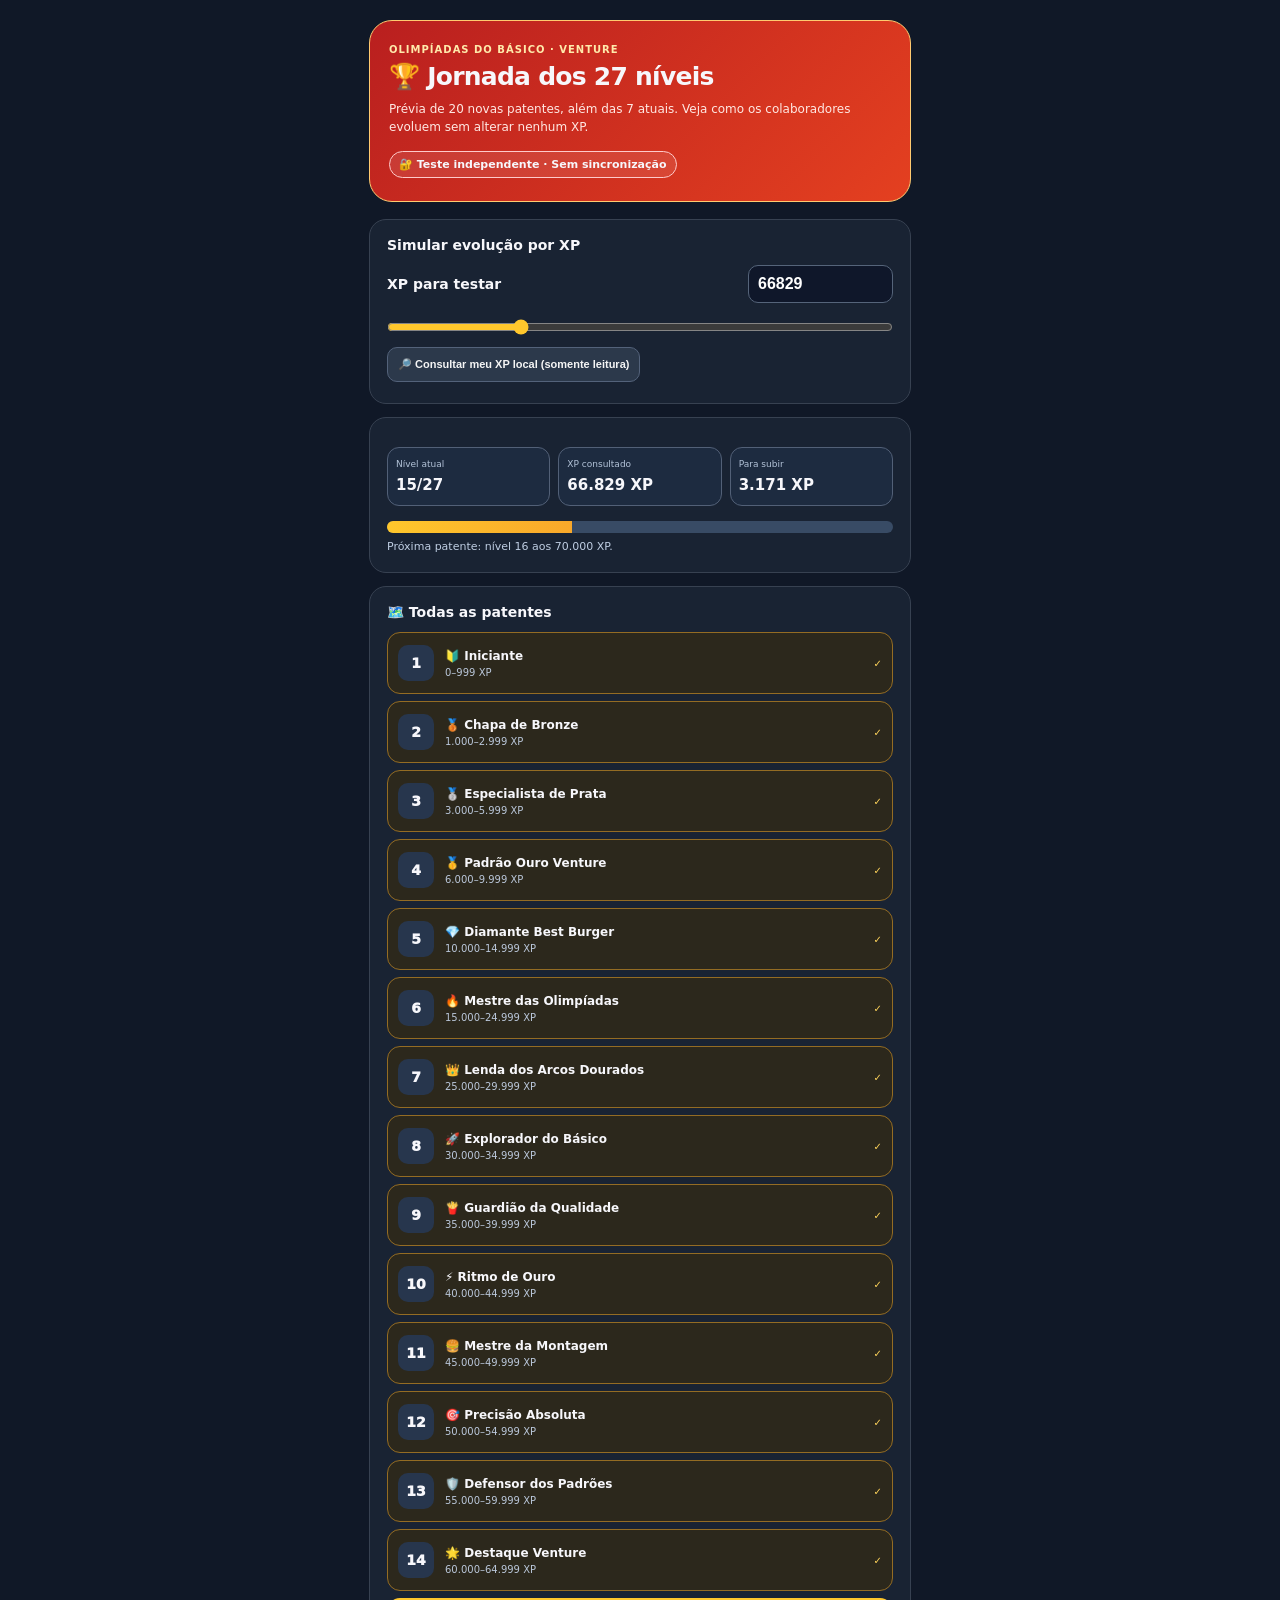
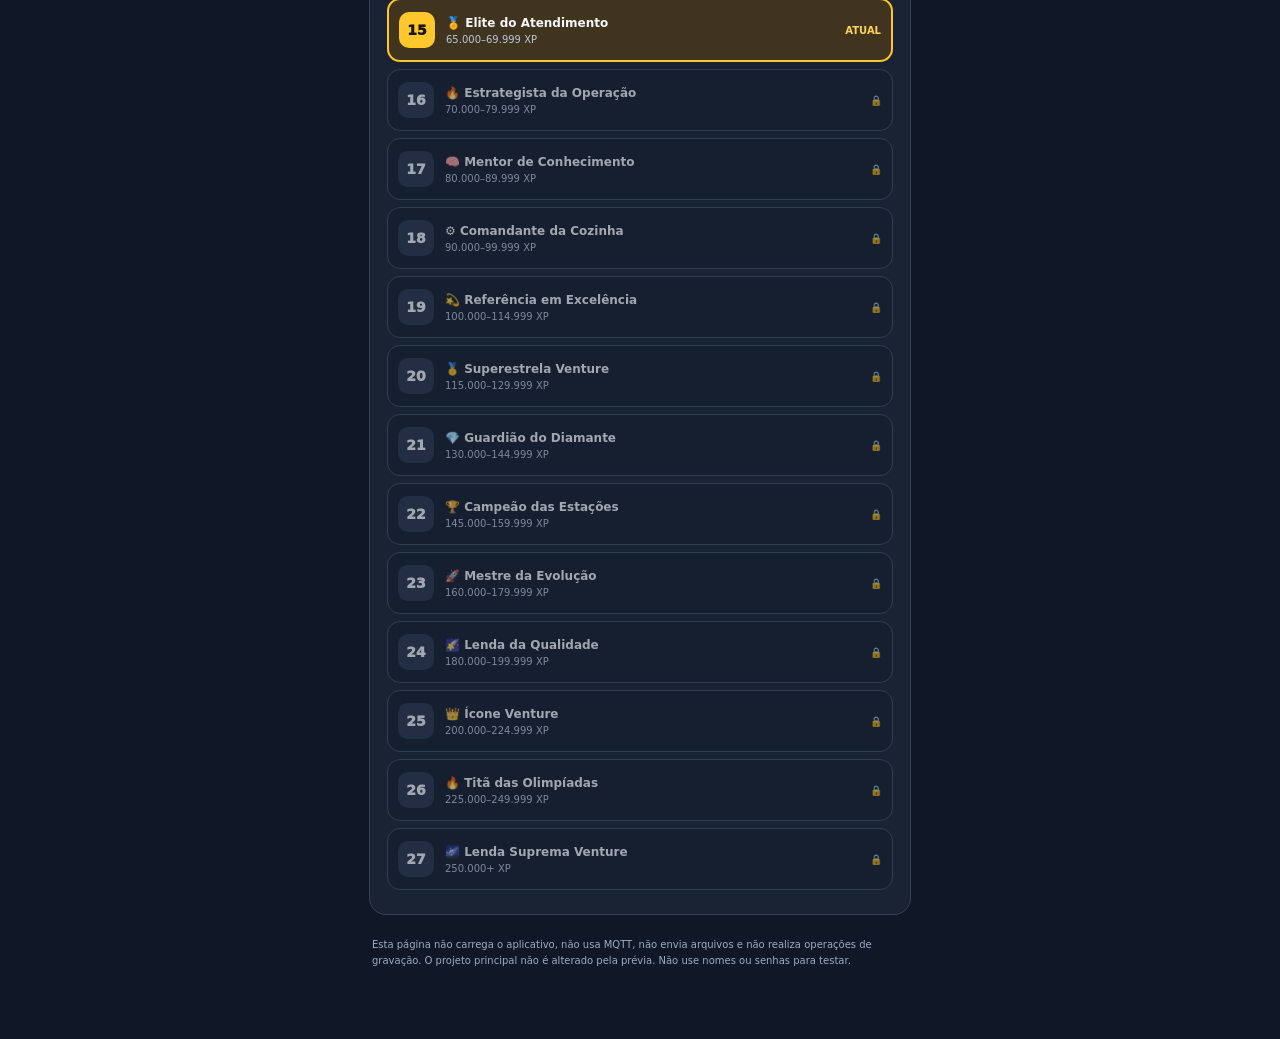
<file: testar-niveis.html>
<!doctype html><html lang="pt-BR"><head><meta charset="utf-8"><meta name="viewport" content="width=device-width, initial-scale=1"><meta http-equiv="Content-Security-Policy" content="default-src 'none'; script-src 'unsafe-inline'; style-src 'unsafe-inline'; connect-src 'none'; img-src 'none'; form-action 'none'"><title>Venture · Teste seguro dos 27 níveis</title><style>
:root{font-family:system-ui,-apple-system,sans-serif;color-scheme:dark}*{box-sizing:border-box}body{margin:0;background:#101827;color:#f7f7fb;font-size:14px}main{max-width:570px;margin:auto;padding:20px 14px 48px}.top{background:linear-gradient(135deg,#b91f1f,#e44020);border:1px solid #ffca70;border-radius:23px;padding:23px 19px;margin-bottom:17px}.tag{font-size:10px;font-weight:900;letter-spacing:1px;color:#ffeaab}.top h1{font-size:25px;letter-spacing:-.03em;line-height:1.15;margin:8px 0}.top p{line-height:1.5;margin:7px 0;color:#ffe8e3;font-size:12px}.chip{display:inline-flex;font-weight:800;border:1px solid #fecaca;border-radius:999px;padding:6px 9px;font-size:11px;background:#ffffff18;margin-top:8px}.card{border:1px solid #374151;border-radius:17px;background:#192333;padding:17px;margin:13px 0}.card h2{font-size:14px;margin:0 0 12px}.safe{font-size:11px;line-height:1.5;color:#bfcee3}.row{display:flex;justify-content:space-between;align-items:center;gap:8px;flex-wrap:wrap}label{font-weight:750}input[type=range]{width:100%;accent-color:#ffc72c;margin:16px 0 8px}input[type=number]{background:#0f172a;border:1px solid #55647a;border-radius:10px;padding:9px;color:white;width:145px;font-size:16px;font-weight:bold}button{border:none;border-radius:10px;background:#ffd45b;color:#151515;padding:10px;font-weight:850;cursor:pointer;margin:4px 0}button.secondary{background:#2c394b;color:#f5f5f5;border:1px solid #53627a;font-size:11px}.stats{display:grid;grid-template-columns:repeat(3,1fr);gap:8px;margin:12px 0}.stat{border:1px solid #526077;border-radius:12px;padding:11px 8px;background:#1d2b40}.stat small{display:block;color:#b3c3d8;font-size:9px}.stat strong{display:block;font-size:15px;margin-top:7px;overflow-wrap:anywhere}.progress{height:12px;border-radius:100px;background:#384b65;overflow:hidden;margin:15px 0 6px}.bar{height:100%;background:linear-gradient(90deg,#ffc72c,#f9a82a);width:0;transition:width .2s}.lvl{display:flex;align-items:center;gap:11px;padding:12px 10px;border:1px solid #3e4f66;background:#151e2f;border-radius:13px;margin:7px 0;opacity:.62}.lvl.unlocked{border-color:#946c23;background:#2c281c;opacity:1}.lvl.current{border:2px solid #ffc72c;background:#40341e;opacity:1}.no{flex:none;display:grid;place-items:center;width:36px;height:36px;background:#27364d;border-radius:10px;font-weight:950}.lvl.current .no{background:#ffc72c;color:#161616}.info{flex:1;min-width:0}.info strong{display:block;font-size:12px}.info small{display:block;color:#bac7da;font-size:10px;margin-top:4px}.state{font-size:10px;color:#ffd45b;font-weight:850;white-space:nowrap}.foot{margin:22px 3px;color:#9bacc5;font-size:10px;line-height:1.6}@media(max-width:350px){.stat strong{font-size:12px}.top h1{font-size:21px}}
</style></head><body><main><div class="top"><div class="tag">OLIMPÍADAS DO BÁSICO · VENTURE</div><h1>🏆 Jornada dos 27 níveis</h1><p>Prévia de 20 novas patentes, além das 7 atuais. Veja como os colaboradores evoluem sem alterar nenhum XP.</p><span class="chip">🔐 Teste independente · Sem sincronização</span></div><div class="card"><h2>Simular evolução por XP</h2><div class="row"><label for="xp">XP para testar</label><input id="xp" type="number" min="0" max="9999999" step="1" value="66829" aria-label="XP de exemplo"></div><input id="xpRange" type="range" min="0" max="260000" step="1000" value="67000" aria-label="Faixa de XP"><div class="row"><button id="saved" class="secondary" type="button">🔎 Consultar meu XP local (somente leitura)</button><span id="message" class="safe" role="status"></span></div></div><div class="card"><div id="stats" class="stats"></div><div class="progress"><div id="bar" class="bar"></div></div><div id="next" class="safe"></div></div><div class="card"><h2>🗺️ Todas as patentes</h2><div id="levels"></div></div><p class="foot">Esta página não carrega o aplicativo, não usa MQTT, não envia arquivos e não realiza operações de gravação. O projeto principal não é alterado pela prévia. Não use nomes ou senhas para testar.</p></main><script>
const levels = [{"level":1,"xp":0,"name":"🔰 Iniciante"},{"level":2,"xp":1000,"name":"🥉 Chapa de Bronze"},{"level":3,"xp":3000,"name":"🥈 Especialista de Prata"},{"level":4,"xp":6000,"name":"🥇 Padrão Ouro Venture"},{"level":5,"xp":10000,"name":"💎 Diamante Best Burger"},{"level":6,"xp":15000,"name":"🔥 Mestre das Olimpíadas"},{"level":7,"xp":25000,"name":"👑 Lenda dos Arcos Dourados"},{"level":8,"xp":30000,"name":"🚀 Explorador do Básico"},{"level":9,"xp":35000,"name":"🍟 Guardião da Qualidade"},{"level":10,"xp":40000,"name":"⚡ Ritmo de Ouro"},{"level":11,"xp":45000,"name":"🍔 Mestre da Montagem"},{"level":12,"xp":50000,"name":"🎯 Precisão Absoluta"},{"level":13,"xp":55000,"name":"🛡️ Defensor dos Padrões"},{"level":14,"xp":60000,"name":"🌟 Destaque Venture"},{"level":15,"xp":65000,"name":"🏅 Elite do Atendimento"},{"level":16,"xp":70000,"name":"🔥 Estrategista da Operação"},{"level":17,"xp":80000,"name":"🧠 Mentor de Conhecimento"},{"level":18,"xp":90000,"name":"⚙️ Comandante da Cozinha"},{"level":19,"xp":100000,"name":"💫 Referência em Excelência"},{"level":20,"xp":115000,"name":"🥇 Superestrela Venture"},{"level":21,"xp":130000,"name":"💎 Guardião do Diamante"},{"level":22,"xp":145000,"name":"🏆 Campeão das Estações"},{"level":23,"xp":160000,"name":"🚀 Mestre da Evolução"},{"level":24,"xp":180000,"name":"🌠 Lenda da Qualidade"},{"level":25,"xp":200000,"name":"👑 Ícone Venture"},{"level":26,"xp":225000,"name":"🔥 Titã das Olimpíadas"},{"level":27,"xp":250000,"name":"🌌 Lenda Suprema Venture"}];
const fmt = n=>Number(n).toLocaleString('pt-BR');
const xpInput=document.getElementById('xp'),range=document.getElementById('xpRange');
function render(){let xp=Math.max(0,Number(xpInput.value)||0);const idx=levels.reduce((a,t,i)=>xp>=t.xp?i:a,0);const t=levels[idx],next=levels[idx+1];const stats=document.getElementById('stats');stats.replaceChildren();[['Nível atual',String(t.level)+'/27'],['XP consultado',fmt(xp)+' XP'],[next?'Para subir':'Jornada concluída',next?fmt(next.xp-xp)+' XP':'🏆 27/27']].forEach(([name,val])=>{const d=document.createElement('div');d.className='stat';const s=document.createElement('small');s.textContent=name;const b=document.createElement('strong');b.textContent=val;d.append(s,b);stats.appendChild(d)});document.getElementById('bar').style.width=(next?Math.max(0,Math.min(100,100*(xp-t.xp)/(next.xp-t.xp))):100)+'%';document.getElementById('next').textContent=next?`Próxima patente: nível ${next.level} aos ${fmt(next.xp)} XP.`:'Você alcançou a patente máxima!';const box=document.getElementById('levels');box.replaceChildren();levels.forEach((item,i)=>{const d=document.createElement('div');d.className='lvl'+(i===idx?' current':i<idx?' unlocked':'');const no=document.createElement('span');no.className='no';no.textContent=item.level;const info=document.createElement('div');info.className='info';const strong=document.createElement('strong');strong.textContent=item.name;const small=document.createElement('small');small.textContent=levels[i+1]?`${fmt(item.xp)}–${fmt(levels[i+1].xp-1)} XP`:`${fmt(item.xp)}+ XP`;info.append(strong,small);const status=document.createElement('span');status.className='state';status.textContent=i===idx?'ATUAL':i<idx?'✓':'🔒';d.append(no,info,status);box.appendChild(d);});}
range.addEventListener('input',()=>{xpInput.value=range.value;render()});xpInput.addEventListener('input',()=>{range.value=xpInput.value;render()});document.getElementById('saved').addEventListener('click',()=>{try{const key=localStorage.getItem('mequi_olimpiadas_active_user_v6');const list=JSON.parse(localStorage.getItem('mequi_olimpiadas_users_v6')||'{}');const u=key&&list[key];if(!u||u._deleted){document.getElementById('message').textContent='Não há uma conta ativa neste navegador.';return}xpInput.value=Math.max(0,Number(u.xp)||0);range.value=xpInput.value;document.getElementById('message').textContent='XP consultado sem alterações.';render()}catch(e){document.getElementById('message').textContent='Não foi possível ler os dados locais.'}});render();
</script></body></html>
</file>
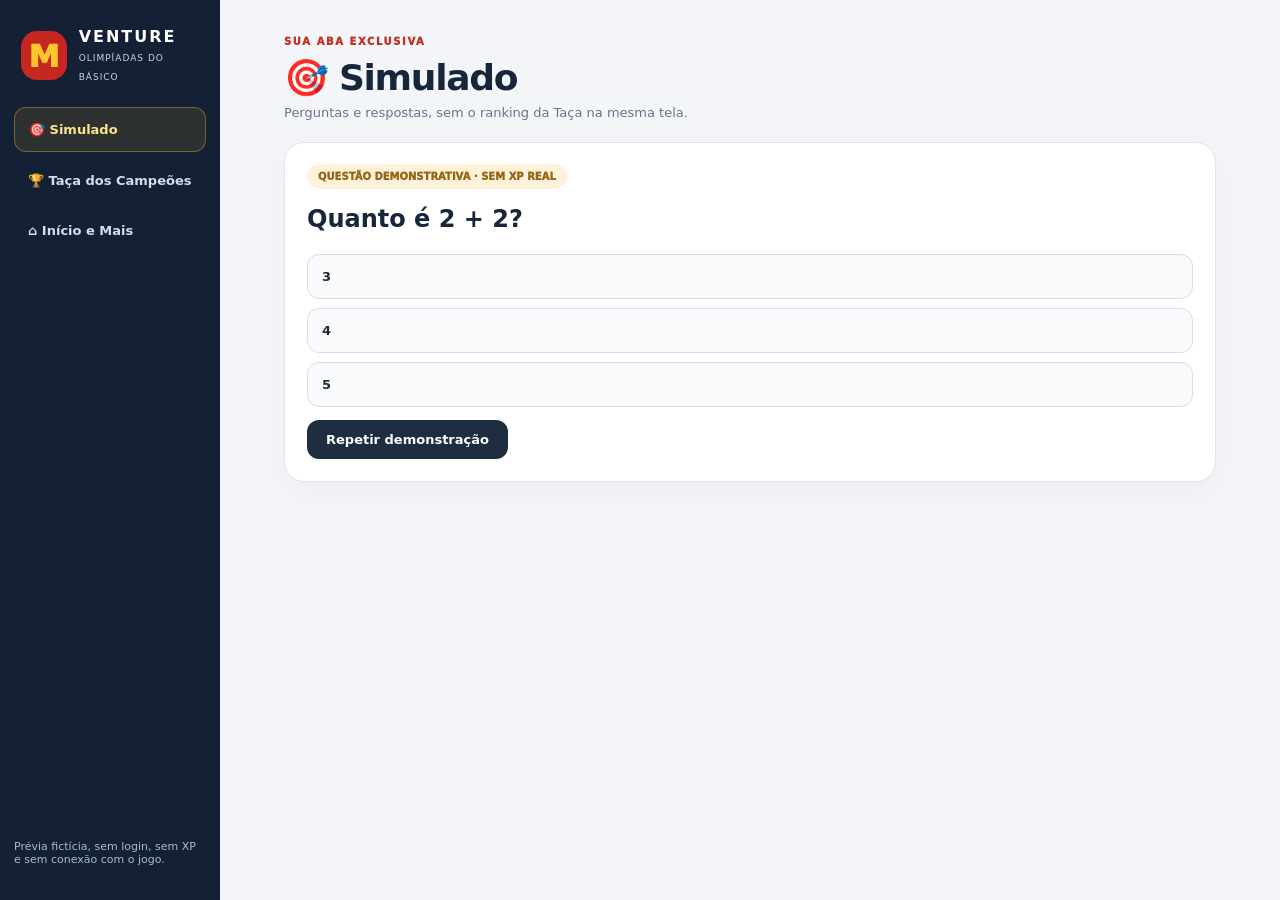
<file: legacy/PREVIA_ABAS_SEPARADAS.html>
<!doctype html><html lang="pt-BR"><head><meta charset="UTF-8"><meta name="viewport" content="width=device-width,initial-scale=1"><title>Venture 9.0.1 · Abas Separadas · Demonstração</title><style>
:root{font-family:system-ui,'Segoe UI',sans-serif;color-scheme:light;--red:#c62720;--gold:#ffc72c;--navy:#142033;--ink:#18263b;--muted:#66758a;--bg:#f3f5f9}*{box-sizing:border-box}body{margin:0;background:var(--bg);color:var(--ink)}button{font:inherit;cursor:pointer}.shell{min-height:100vh;display:grid;grid-template-columns:220px 1fr}.side{background:#142033;padding:23px 14px;color:white;display:flex;flex-direction:column;gap:19px}.brand{display:flex;gap:12px;align-items:center;padding:4px 7px}.logo{width:49px;height:49px;border-radius:16px;display:grid;place-items:center;color:var(--gold);background:var(--red);font-weight:1000;font-size:31px}.brand b{display:block;letter-spacing:2px}.brand small{font-size:9px;color:#cad4e3;letter-spacing:1px}.side nav{display:grid;gap:7px}.navbtn{width:100%;padding:14px;border-radius:12px;border:0;text-align:left;background:transparent;color:#d3deea;font-size:13px;font-weight:750}.navbtn.selected{background:#ffc72c1c;color:#ffe48d;border:1px solid #ffc72c59}.main{padding:30px max(20px,5vw);max-width:1250px;width:100%;margin:0 auto}.eyebrow{color:#be3325;font-size:10px;font-weight:950;letter-spacing:1.6px}.heading{margin:8px 0 6px;font-size:clamp(25px,4vw,36px);letter-spacing:-1.3px}.sub{color:var(--muted);font-size:13px;margin:0 0 22px}.panel{border:1px solid #dfe4ec;border-radius:20px;background:white;padding:22px;margin-bottom:17px;box-shadow:0 10px 32px #14203309}.quiz-mark{background:#fff2db;color:#966515;border-radius:40px;padding:7px 11px;font-size:10px;font-weight:950}.quiztext{font-size:clamp(17px,2vw,24px);font-weight:850;margin:21px 0}.option{display:block;width:100%;border:1px solid #d7deeb;background:#f8fafc;border-radius:12px;padding:14px;margin:9px 0;text-align:left;font-size:13px;color:#1b2a3c;font-weight:750}.option:hover{border-color:#e9b43f}.option:disabled{opacity:.75}.option.good{background:#e3f8ef;border-color:#2baa75}.button{background:var(--red);color:white;border:0;padding:12px 19px;border-radius:12px;font-size:13px;font-weight:900}.button.secondary{background:#1f2d40}.hero{background:linear-gradient(115deg,#99181b,#d33824 60%,#e46a30);color:white;border-radius:23px;padding:28px;display:grid;grid-template-columns:1fr auto;align-items:center;gap:15px}.hero h2{font-size:clamp(23px,3.5vw,36px);max-width:480px;letter-spacing:-1.2px;line-height:1.1;margin:13px 0}.hero p{font-size:13px;color:#ffece9}.hero span.symbol{font-size:74px}.stats{display:grid;grid-template-columns:repeat(3,1fr);gap:11px;margin-top:16px}.stat{background:white;border:1px solid #e0e6ef;border-radius:15px;padding:17px}.stat small{font-size:10px;color:var(--muted);display:block}.stat strong{font-size:25px;display:block;margin-top:7px}.row{display:flex;align-items:center;gap:10px;background:#f8fafc;border:1px solid #e0e6ec;border-radius:13px;padding:13px;margin:9px 0}.rank{width:33px;color:#c79724;font-weight:950}.name{flex:1;font-size:13px;font-weight:800}.pts{font-size:12px;font-weight:900}.bottom{display:none}.note{border-radius:12px;background:#fff6dc;color:#75510b;padding:12px;font-size:11px;line-height:1.65;margin-top:17px}.hide{display:none!important}@media(max-width:760px){.shell{display:block}.side{display:none}.main{padding:18px 14px 105px}.bottom{display:flex;position:fixed;bottom:0;left:0;right:0;padding:10px;background:white;box-shadow:0 -8px 24px #19263d18;gap:8px}.bottom .navbtn{flex:1;text-align:center;color:#465971;border:1px solid #e0e6ee;padding:12px 6px}.bottom .navbtn.selected{background:#fff1d2;color:#a32c24}.hero{grid-template-columns:1fr}.hero span.symbol{display:none}.stats{grid-template-columns:1fr 1fr}.stat:last-child{grid-column:span 2}.heading{font-size:25px}} </style></head><body><div class="shell"><aside class="side"><div class="brand"><div class="logo">M</div><div><b>VENTURE</b><small>OLIMPÍADAS DO BÁSICO</small></div></div><nav><button class="navbtn selected" data-go="simulado">🎯 Simulado</button><button class="navbtn" data-go="taca">🏆 Taça dos Campeões</button><button class="navbtn" data-go="mais">⌂ Início e Mais</button></nav><p style="margin-top:auto;color:#aabbce;font-size:11px">Prévia fictícia, sem login, sem XP e sem conexão com o jogo.</p></aside><main class="main"><section id="simulado"><span class="eyebrow">SUA ABA EXCLUSIVA</span><h1 class="heading">🎯 Simulado</h1><p class="sub">Perguntas e respostas, sem o ranking da Taça na mesma tela.</p><div class="panel"><span class="quiz-mark">QUESTÃO DEMONSTRATIVA · SEM XP REAL</span><div class="quiztext">Quanto é 2 + 2?</div><div id="options"><button class="option" data-correct="0">3</button><button class="option" data-correct="1">4</button><button class="option" data-correct="0">5</button></div><p id="feedback" style="font-size:13px;font-weight:750"></p><button class="button secondary" onclick="resetQuiz()">Repetir demonstração</button></div></section><section id="taca" class="hide"><span class="eyebrow">VENTURE 9.0.1 · ABA INDEPENDENTE</span><h1 class="heading">🏆 Taça dos Campeões</h1><p class="sub">Nova disputa a cada semana; XP geral preservado.</p><div class="hero"><div><small style="letter-spacing:2px;color:#ffe49f;font-weight:900">TAÇA SEMANAL</small><h2>Toda semana, uma nova chance de vencer!</h2><p>5 respostas por dia · 20 pontos semanais por acerto</p><button class="button" style="background:#ffc72c;color:#2f200f" data-go="simulado">Começar desafio no Simulado →</button></div><span class="symbol">🏆</span></div><div class="stats"><div class="stat"><small>Minha pontuação</small><strong>240 pts</strong></div><div class="stat"><small>Minha posição</small><strong>5º</strong></div><div class="stat"><small>Desafio do dia</small><strong>3/5</strong></div></div><div class="panel"><b>🏆 Classificação semanal</b><div class="row"><span class="rank">🥇</span><span class="name">Jogador A</span><span class="pts">580 pts</span></div><div class="row"><span class="rank">🥈</span><span class="name">Jogador B</span><span class="pts">510 pts</span></div><div class="row"><span class="rank">🥉</span><span class="name">Jogador C</span><span class="pts">470 pts</span></div><p class="note">Atenção: esta prévia não representa pessoas, contas ou pontos reais. O placar online continua beta e não é auditado por servidor.</p></div></section><section id="mais" class="hide"><span class="eyebrow">HUB E RECURSOS</span><h1 class="heading">⌂ Início e Mais</h1><p class="sub">O painel de boas-vindas do PC sai do Simulado e aparece nesta área.</p><div class="panel"><h2>Seu espaço de treinamento</h2><p>XP geral, progresso, níveis, missões e atalhos do Venture.</p><button class="button" data-go="taca">🏆 Ver Taça dos Campeões</button></div></section></main><nav class="bottom"><button class="navbtn selected" data-go="simulado">🎯 Simulado</button><button class="navbtn" data-go="taca">🏆 Taça</button><button class="navbtn" data-go="mais">⌂ Mais</button></nav></div><script>
'use strict';document.addEventListener('click',e=>{const b=e.target.closest('[data-go]');if(!b)return;const dest=b.dataset.go;for(const id of ['simulado','taca','mais'])document.getElementById(id).classList.toggle('hide',dest!==id);document.querySelectorAll('.navbtn').forEach(x=>x.classList.toggle('selected',x.dataset.go===dest));window.scrollTo(0,0)});document.querySelectorAll('#options .option').forEach(btn=>btn.addEventListener('click',()=>{const ok=btn.dataset.correct==='1';document.getElementById('feedback').textContent=ok?'✅ Correto! Este teste NÃO dá XP.':'❌ Tente novamente. Este teste NÃO dá XP.';document.querySelectorAll('#options .option').forEach(x=>x.disabled=true);if(ok)btn.classList.add('good')}));function resetQuiz(){document.getElementById('feedback').textContent='';document.querySelectorAll('#options .option').forEach(x=>{x.disabled=false;x.classList.remove('good')})}
</script></body></html>
</file>
